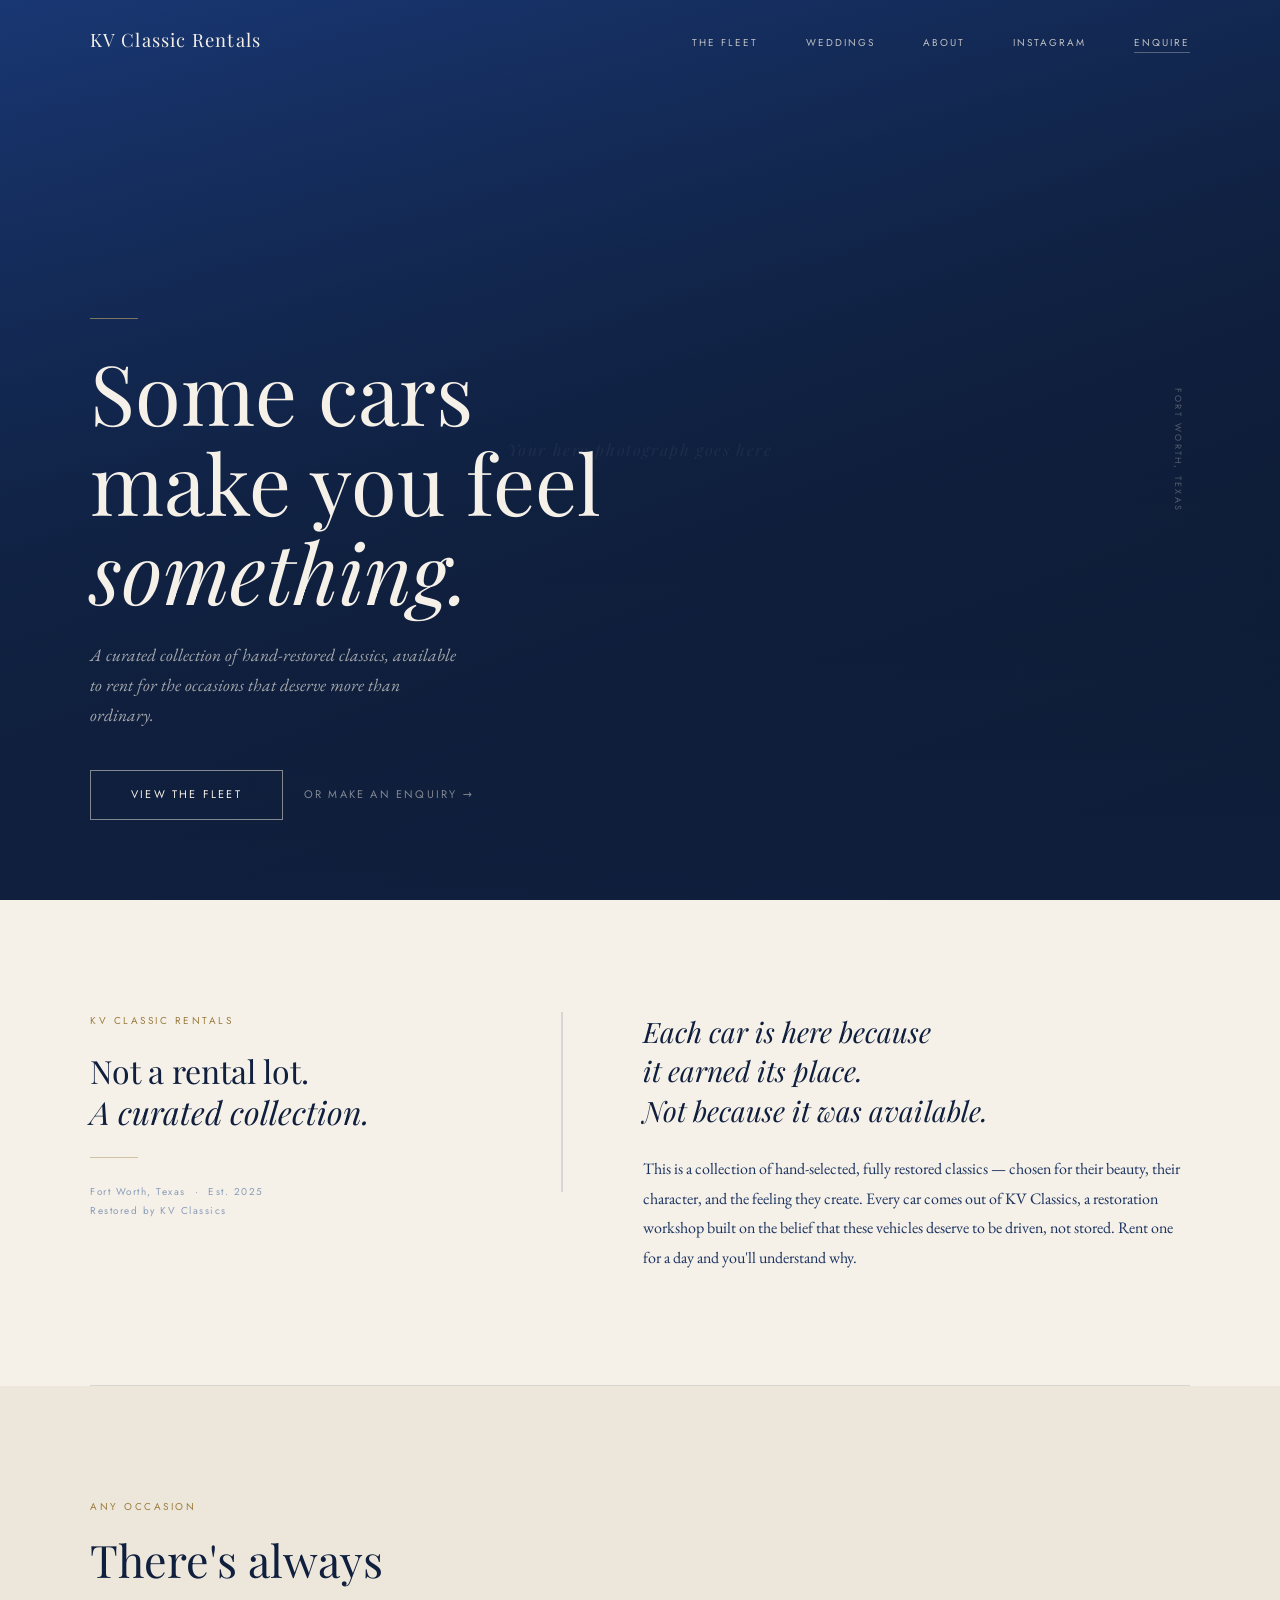
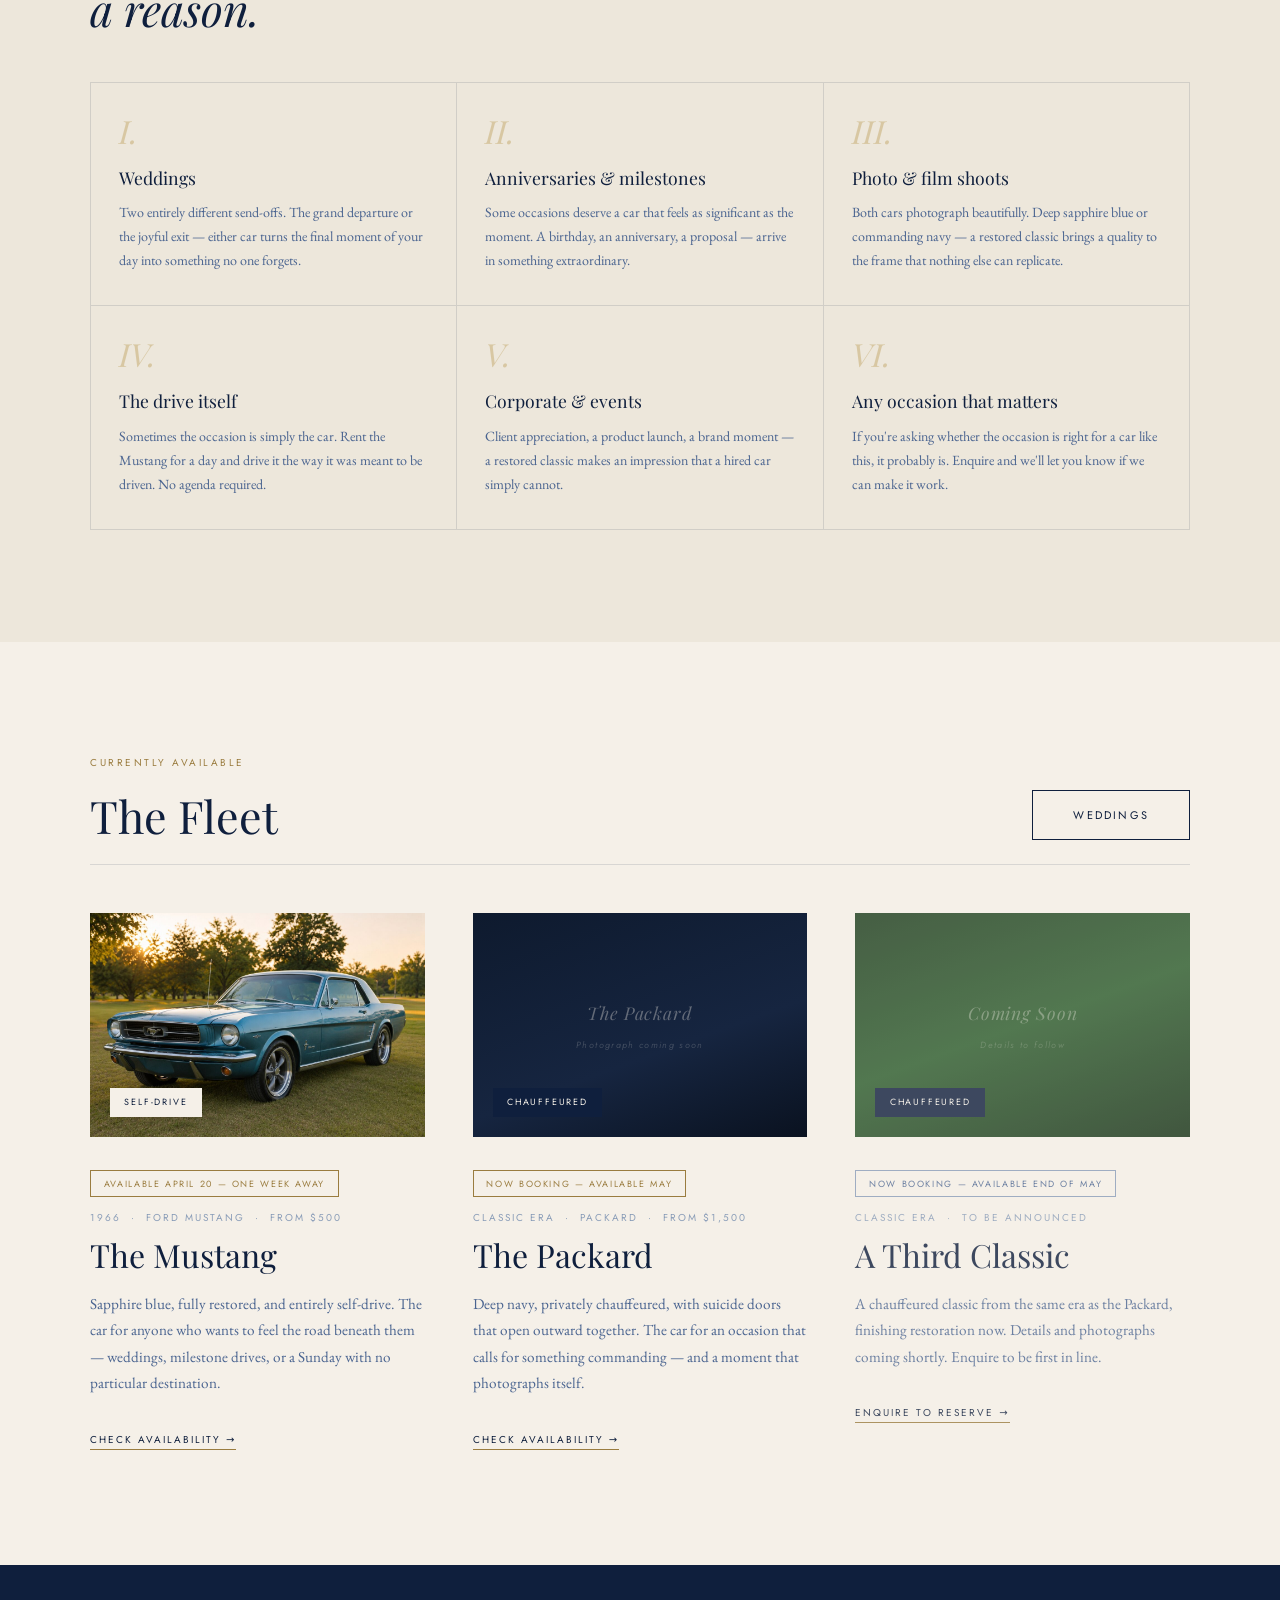
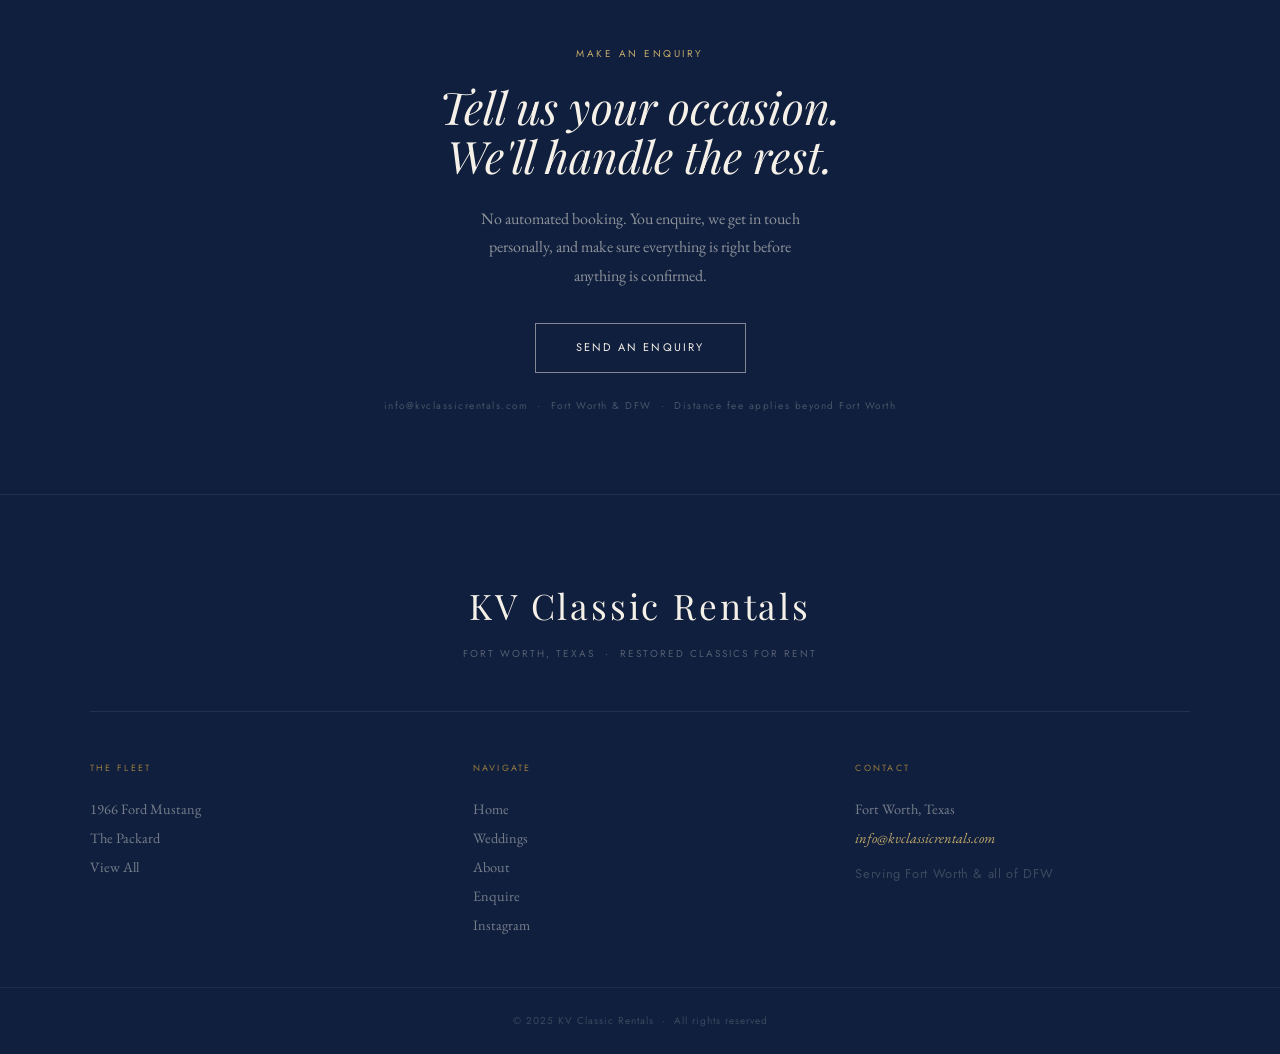
<file: index.html>
<!DOCTYPE html>
<html lang="en">
<head>
  <meta charset="UTF-8" />
  <meta name="viewport" content="width=device-width, initial-scale=1.0" />
  <title>KV Classic Rentals — Restored Classics for Rent, Fort Worth TX</title>
  <meta name="description" content="KV Classic Rentals offers hand-restored classic cars for rent in Fort Worth and DFW. Available for weddings, special occasions, and unforgettable drives." />
  <link rel="preconnect" href="https://fonts.googleapis.com" />
  <link rel="preconnect" href="https://fonts.gstatic.com" crossorigin />
  <link href="https://fonts.googleapis.com/css2?family=Playfair+Display:ital,wght@0,400;0,500;0,700;1,400;1,500&family=EB+Garamond:ital,wght@0,400;0,500;1,400;1,500&family=Jost:wght@300;400&display=swap" rel="stylesheet" />
  <link rel="stylesheet" href="style.css" />
</head>
<body>

  <nav class="nav" id="main-nav">
    <div class="nav-inner">
      <a href="index.html" class="nav-logo">KV Classic Rentals</a>
      <ul class="nav-links" id="nav-links">
        <li><a href="fleet.html">The Fleet</a></li>
        <li><a href="weddings.html">Weddings</a></li>
        <li><a href="about.html">About</a></li>
        <li><a href="https://instagram.com/kvclassicrentals" target="_blank">Instagram</a></li>
        <li><a href="contact.html" class="nav-enquire">Enquire</a></li>
      </ul>
      <button class="nav-toggle" id="nav-toggle">&#9776;</button>
    </div>
  </nav>

  <!-- Hero -->
  <section class="hero">
    <div class="hero-bg">
      <div class="hero-vignette"></div>
      <!-- Replace div below with: <img class="hero-img" src="images/hero-home.jpg" alt="KV Classic Rentals" /> -->
      <div class="hero-placeholder hero-placeholder--home">Your hero photograph goes here</div>
    </div>
    <div class="hero-location">Fort Worth, Texas</div>
    <div class="hero-content">
      <div class="hero-rule"></div>
      <h1 class="hero-headline">Some cars<br/>make you feel<br/><em>something.</em></h1>
      <p class="hero-sub">A curated collection of hand-restored classics, available to rent for the occasions that deserve more than ordinary.</p>
      <div class="hero-actions">
        <a href="fleet.html" class="btn btn--cream">View the Fleet</a>
        <a href="contact.html" class="btn btn--outline-cream" style="border-color:transparent;padding-left:0;color:rgba(245,240,232,0.5);font-size:11px;">or make an enquiry →</a>
      </div>
    </div>
  </section>

  <!-- Intro -->
  <section class="section">
    <div class="container">
      <div class="intro-inner">
        <div>
          <span class="kicker">KV Classic Rentals</span>
          <p class="display display--sm" style="line-height:1.3;margin-bottom:1.5rem;">Not a rental lot.<br/><em>A curated collection.</em></p>
          <div class="rule--short rule--gold" style="margin-bottom:1.5rem;"></div>
          <p style="font-family:var(--font-sans);font-size:10px;letter-spacing:0.15em;color:var(--ink-faint);line-height:1.9;">Fort Worth, Texas &nbsp;·&nbsp; Est. 2025<br/>Restored by KV Classics</p>
        </div>
        <div class="intro-divider"></div>
        <div>
          <p class="pull-quote">Each car is here because<br/>it earned its place.<br/><em>Not because it was available.</em></p>
          <p class="body-text">This is a collection of hand-selected, fully restored classics — chosen for their beauty, their character, and the feeling they create. Every car comes out of KV Classics, a restoration workshop built on the belief that these vehicles deserve to be driven, not stored. Rent one for a day and you'll understand why.</p>
        </div>
      </div>
    </div>
  </section>

  <div class="container"><div class="rule"></div></div>

  <!-- Occasions -->
  <section class="section section--tinted">
    <div class="container">
      <span class="kicker">Any Occasion</span>
      <h2 class="display display--md">There's always<br/><em>a reason.</em></h2>
      <div class="occasions-grid">
        <div class="occasion">
          <div class="occasion-mark">I.</div>
          <h3>Weddings</h3>
          <p>Two entirely different send-offs. The grand departure or the joyful exit — either car turns the final moment of your day into something no one forgets.</p>
        </div>
        <div class="occasion">
          <div class="occasion-mark">II.</div>
          <h3>Anniversaries &amp; milestones</h3>
          <p>Some occasions deserve a car that feels as significant as the moment. A birthday, an anniversary, a proposal — arrive in something extraordinary.</p>
        </div>
        <div class="occasion">
          <div class="occasion-mark">III.</div>
          <h3>Photo &amp; film shoots</h3>
          <p>Both cars photograph beautifully. Deep sapphire blue or commanding navy — a restored classic brings a quality to the frame that nothing else can replicate.</p>
        </div>
        <div class="occasion">
          <div class="occasion-mark">IV.</div>
          <h3>The drive itself</h3>
          <p>Sometimes the occasion is simply the car. Rent the Mustang for a day and drive it the way it was meant to be driven. No agenda required.</p>
        </div>
        <div class="occasion">
          <div class="occasion-mark">V.</div>
          <h3>Corporate &amp; events</h3>
          <p>Client appreciation, a product launch, a brand moment — a restored classic makes an impression that a hired car simply cannot.</p>
        </div>
        <div class="occasion">
          <div class="occasion-mark">VI.</div>
          <h3>Any occasion that matters</h3>
          <p>If you're asking whether the occasion is right for a car like this, it probably is. Enquire and we'll let you know if we can make it work.</p>
        </div>
      </div>
    </div>
  </section>

  <!-- Fleet -->
  <section class="section">
    <div class="container">
      <div class="cars-header">
        <div>
          <span class="kicker">Currently Available</span>
          <h2 class="display display--md">The Fleet</h2>
        </div>
        <a href="weddings.html" class="btn btn--dark">Weddings</a>
      </div>
      <div class="cars-grid">

        <a href="mustang.html" class="car-card">
          <div class="car-card__image">
            <img src="images/mustang-card.jpg" alt="1966 Ford Mustang" style="width:100%;height:100%;object-fit:cover;" />
            <div class="car-card__tag">Self-Drive</div>
          </div>
          <span class="car-card__avail">Available April 20 &mdash; one week away</span>
          <p class="car-card__meta">1966 &nbsp;·&nbsp; Ford Mustang &nbsp;·&nbsp; From $500</p>
          <h3 class="car-card__name">The Mustang</h3>
          <p class="car-card__desc">Sapphire blue, fully restored, and entirely self-drive. The car for anyone who wants to feel the road beneath them — weddings, milestone drives, or a Sunday with no particular destination.</p>
          <span class="car-card__link">Check Availability →</span>
        </a>

        <a href="packard.html" class="car-card">
          <div class="car-card__image">
            <!-- Replace with: <img src="images/packard-card.jpg" alt="The Packard" /> -->
            <div class="car-card__photo car-card__photo--navy">
              <span>The Packard</span>
              <span class="sub">Photograph coming soon</span>
            </div>
            <div class="car-card__tag car-card__tag--chauffeur">Chauffeured</div>
          </div>
          <span class="car-card__avail">Now booking &mdash; available May</span>
          <p class="car-card__meta">Classic Era &nbsp;·&nbsp; Packard &nbsp;·&nbsp; From $1,500</p>
          <h3 class="car-card__name">The Packard</h3>
          <p class="car-card__desc">Deep navy, privately chauffeured, with suicide doors that open outward together. The car for an occasion that calls for something commanding — and a moment that photographs itself.</p>
          <span class="car-card__link">Check Availability →</span>
        </a>

        <a href="contact.html" class="car-card car-card--teaser">
          <div class="car-card__image">
            <div class="car-card__photo car-card__photo--green">
              <span>Coming Soon</span>
              <span class="sub">Details to follow</span>
            </div>
            <div class="car-card__tag car-card__tag--chauffeur">Chauffeured</div>
          </div>
          <span class="car-card__avail car-card__avail--soon">Now booking &mdash; available end of May</span>
          <p class="car-card__meta">Classic Era &nbsp;·&nbsp; To be announced</p>
          <h3 class="car-card__name">A Third Classic</h3>
          <p class="car-card__desc">A chauffeured classic from the same era as the Packard, finishing restoration now. Details and photographs coming shortly. Enquire to be first in line.</p>
          <span class="car-card__link">Enquire to Reserve →</span>
        </a>

      </div>
    </div>
  </section>

  <!-- CTA -->
  <div class="cta-band">
    <div class="container container--narrow">
      <span class="kicker kicker--light">Make an Enquiry</span>
      <h2 class="display display--md" style="color:var(--cream);margin:1rem 0 1.5rem;font-style:italic;">Tell us your occasion.<br/>We'll handle the rest.</h2>
      <p style="font-family:var(--font-body);font-size:1rem;color:rgba(245,240,232,0.55);max-width:44ch;margin:0 auto 2rem;line-height:1.8;">No automated booking. You enquire, we get in touch personally, and make sure everything is right before anything is confirmed.</p>
      <div style="display:flex;gap:1rem;justify-content:center;flex-wrap:wrap;">
        <a href="contact.html" class="btn btn--cream">Send an Enquiry</a>
      </div>
      <p class="cta-meta">info@kvclassicrentals.com &nbsp;·&nbsp; Fort Worth &amp; DFW &nbsp;·&nbsp; Distance fee applies beyond Fort Worth</p>
    </div>
  </div>

  <!-- Footer -->
  <footer class="footer">
    <div class="container">
      <div class="footer-masthead">
        <p class="footer-name">KV Classic Rentals</p>
        <p class="footer-place">Fort Worth, Texas &nbsp;·&nbsp; Restored Classics for Rent</p>
      </div>
      <div class="footer-cols">
        <div class="footer-col">
          <span class="footer-col-label">The Fleet</span>
          <a href="mustang.html">1966 Ford Mustang</a>
          <a href="packard.html">The Packard</a>
          <a href="fleet.html">View All</a>
        </div>
        <div class="footer-col">
          <span class="footer-col-label">Navigate</span>
          <a href="index.html">Home</a>
          <a href="weddings.html">Weddings</a>
          <a href="about.html">About</a>
          <a href="contact.html">Enquire</a>
          <a href="https://instagram.com/kvclassicrentals" target="_blank">Instagram</a>
        </div>
        <div class="footer-col">
          <span class="footer-col-label">Contact</span>
          <p>Fort Worth, Texas</p>
          <a href="mailto:info@kvclassicrentals.com" class="footer-email">info@kvclassicrentals.com</a>
          <p style="margin-top:0.5rem;font-size:0.8rem;font-family:var(--font-sans);letter-spacing:0.05em;color:rgba(245,240,232,0.2);">Serving Fort Worth &amp; all of DFW</p>
        </div>
      </div>
    </div>
    <div class="footer-bottom">
      <p>&copy; 2025 KV Classic Rentals &nbsp;·&nbsp; All rights reserved</p>
    </div>
  </footer>

  <script src="nav.js"></script>
</body>
</html>
</file>
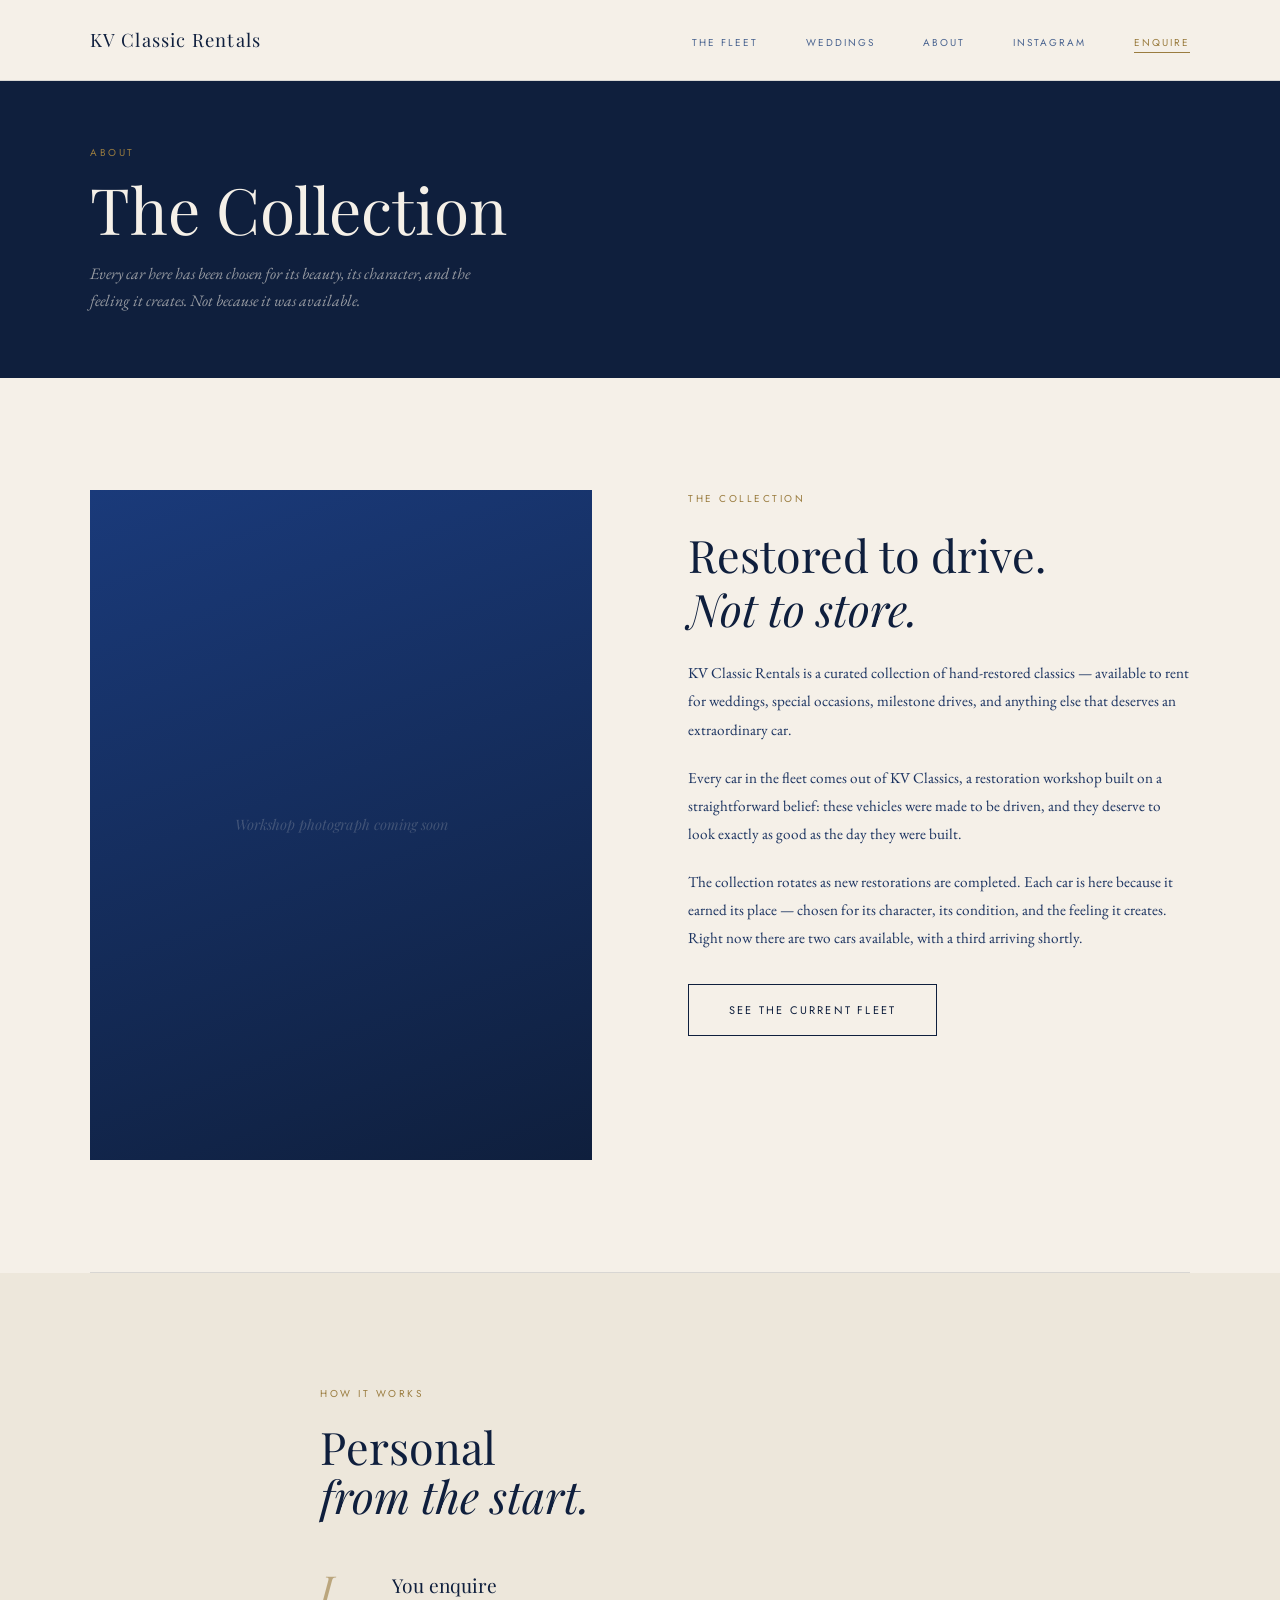
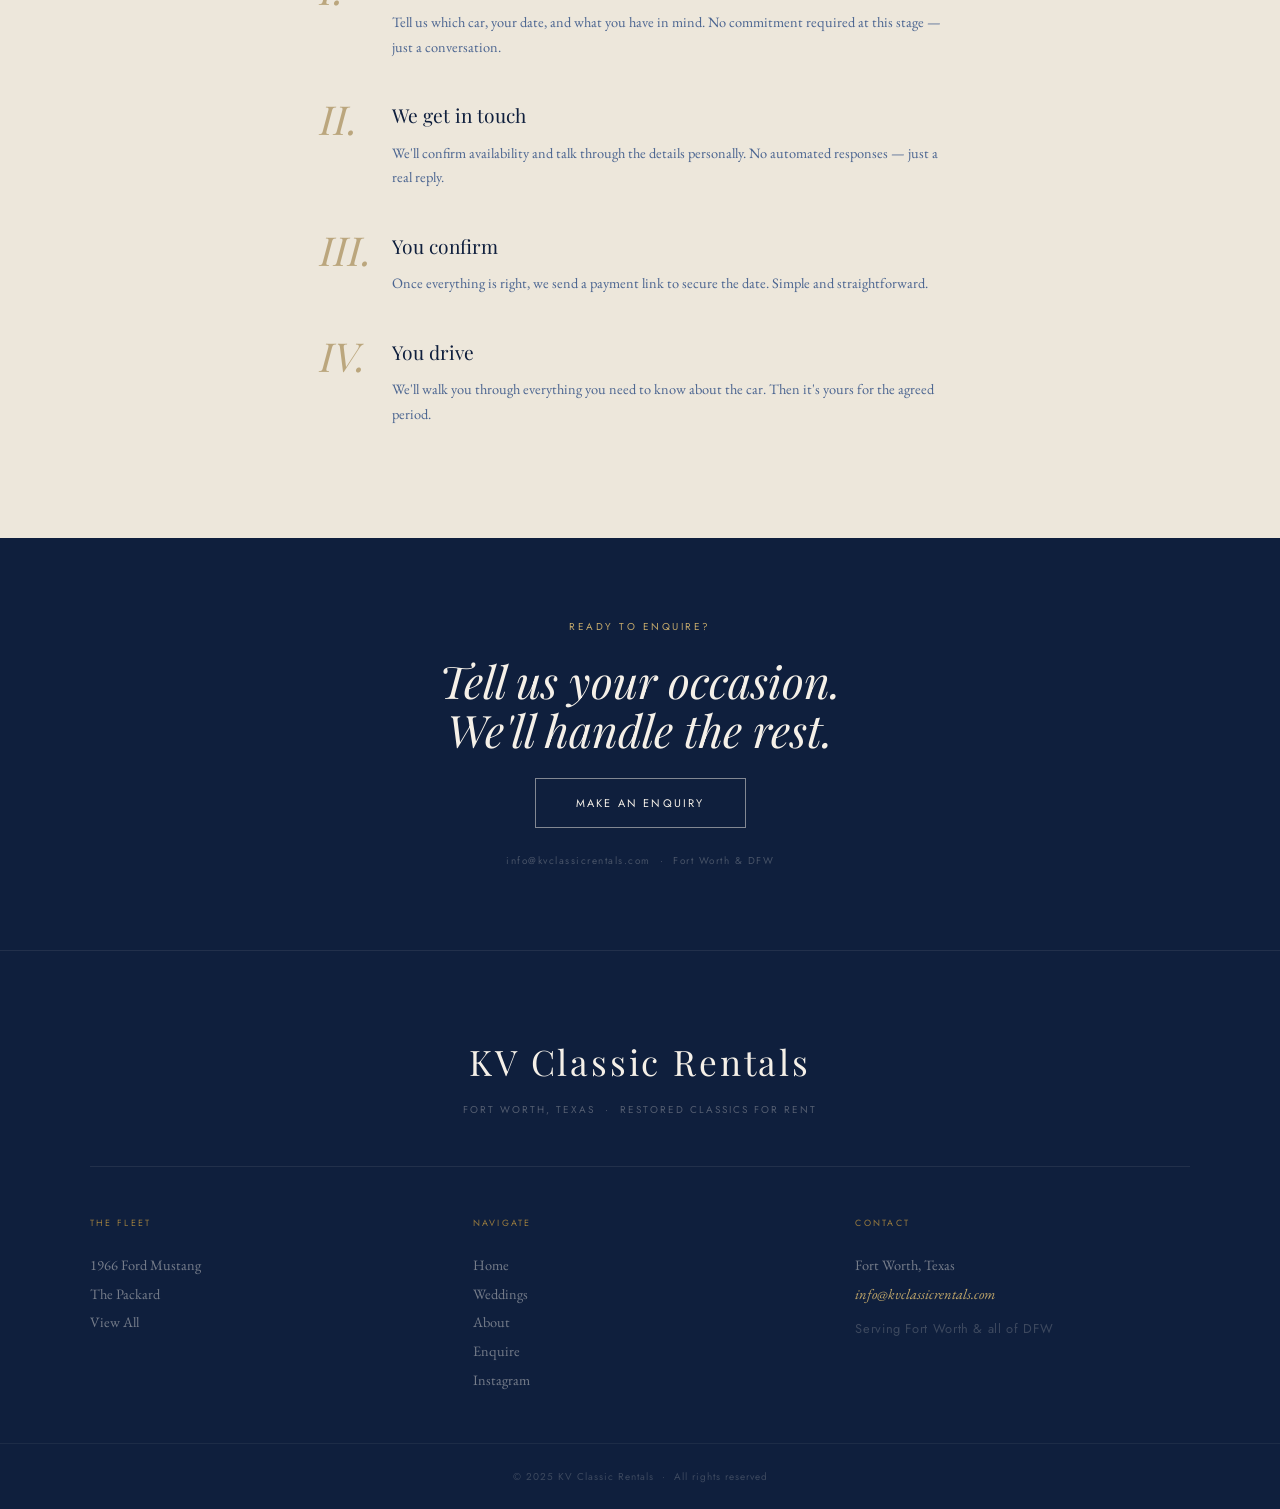
<file: about.html>
<!DOCTYPE html>
<html lang="en">
<head>
  <meta charset="UTF-8" />
  <meta name="viewport" content="width=device-width, initial-scale=1.0" />
  <title>About — KV Classic Rentals Fort Worth</title>
  <meta name="description" content="KV Classic Rentals is a curated collection of hand-restored classics available to rent in Fort Worth TX. Every car comes out of KV Classics restoration workshop." />
  <link rel="preconnect" href="https://fonts.googleapis.com" />
  <link rel="preconnect" href="https://fonts.gstatic.com" crossorigin />
  <link href="https://fonts.googleapis.com/css2?family=Playfair+Display:ital,wght@0,400;0,500;0,700;1,400;1,500&family=EB+Garamond:ital,wght@0,400;0,500;1,400;1,500&family=Jost:wght@300;400&display=swap" rel="stylesheet" />
  <link rel="stylesheet" href="style.css" />
</head>
<body>

  <nav class="nav solid" id="main-nav">
    <div class="nav-inner">
      <a href="index.html" class="nav-logo">KV Classic Rentals</a>
      <ul class="nav-links" id="nav-links">
        <li><a href="fleet.html">The Fleet</a></li>
        <li><a href="weddings.html">Weddings</a></li>
        <li><a href="about.html">About</a></li>
        <li><a href="https://instagram.com/kvclassicrentals" target="_blank">Instagram</a></li>
        <li><a href="contact.html" class="nav-enquire">Enquire</a></li>
      </ul>
      <button class="nav-toggle" id="nav-toggle">&#9776;</button>
    </div>
  </nav>

  <div class="page-hero">
    <div class="container">
      <span class="kicker">About</span>
      <h1>The Collection</h1>
      <p>Every car here has been chosen for its beauty, its character, and the feeling it creates. Not because it was available.</p>
    </div>
  </div>

  <section class="section">
    <div class="container">
      <div class="about-grid">

        <div class="about-img">
          <!-- Replace with: <img src="images/workshop.jpg" alt="KV Classics restoration workshop" /> -->
          <div class="about-placeholder">Workshop photograph coming soon</div>
        </div>

        <div class="about-text">
          <span class="kicker">The Collection</span>
          <h2>Restored to drive.<br/><em>Not to store.</em></h2>
          <p>KV Classic Rentals is a curated collection of hand-restored classics — available to rent for weddings, special occasions, milestone drives, and anything else that deserves an extraordinary car.</p>
          <p>Every car in the fleet comes out of KV Classics, a restoration workshop built on a straightforward belief: these vehicles were made to be driven, and they deserve to look exactly as good as the day they were built.</p>
          <p>The collection rotates as new restorations are completed. Each car is here because it earned its place — chosen for its character, its condition, and the feeling it creates. Right now there are two cars available, with a third arriving shortly.</p>
          <p style="margin-top:2rem;">
            <a href="fleet.html" class="btn btn--dark">See the Current Fleet</a>
          </p>
        </div>

      </div>
    </div>
  </section>

  <div class="container"><div class="rule"></div></div>

  <!-- Process -->
  <section class="section section--tinted">
    <div class="container container--narrow">
      <span class="kicker">How It Works</span>
      <h2 class="display display--md" style="margin-bottom:0;">Personal<br/><em>from the start.</em></h2>
      <div class="process-light">
        <div class="process-light-step">
          <div class="process-light-num">I.</div>
          <div>
            <h3>You enquire</h3>
            <p>Tell us which car, your date, and what you have in mind. No commitment required at this stage — just a conversation.</p>
          </div>
        </div>
        <div class="process-light-step">
          <div class="process-light-num">II.</div>
          <div>
            <h3>We get in touch</h3>
            <p>We'll confirm availability and talk through the details personally. No automated responses — just a real reply.</p>
          </div>
        </div>
        <div class="process-light-step">
          <div class="process-light-num">III.</div>
          <div>
            <h3>You confirm</h3>
            <p>Once everything is right, we send a payment link to secure the date. Simple and straightforward.</p>
          </div>
        </div>
        <div class="process-light-step">
          <div class="process-light-num">IV.</div>
          <div>
            <h3>You drive</h3>
            <p>We'll walk you through everything you need to know about the car. Then it's yours for the agreed period.</p>
          </div>
        </div>
      </div>
    </div>
  </section>

  <!-- CTA -->
  <div class="cta-band">
    <div class="container container--narrow" style="text-align:center;">
      <span class="kicker kicker--light">Ready to Enquire?</span>
      <h2 class="display display--md" style="color:var(--cream);margin:1rem 0 1.5rem;font-style:italic;">Tell us your occasion.<br/>We'll handle the rest.</h2>
      <a href="contact.html" class="btn btn--cream">Make an Enquiry</a>
      <p class="cta-meta">info@kvclassicrentals.com &nbsp;·&nbsp; Fort Worth &amp; DFW</p>
    </div>
  </div>

  <footer class="footer">
    <div class="container">
      <div class="footer-masthead">
        <p class="footer-name">KV Classic Rentals</p>
        <p class="footer-place">Fort Worth, Texas &nbsp;·&nbsp; Restored Classics for Rent</p>
      </div>
      <div class="footer-cols">
        <div class="footer-col">
          <span class="footer-col-label">The Fleet</span>
          <a href="mustang.html">1966 Ford Mustang</a>
          <a href="packard.html">The Packard</a>
          <a href="fleet.html">View All</a>
        </div>
        <div class="footer-col">
          <span class="footer-col-label">Navigate</span>
          <a href="index.html">Home</a>
          <a href="weddings.html">Weddings</a>
          <a href="about.html">About</a>
          <a href="contact.html">Enquire</a>
          <a href="https://instagram.com/kvclassicrentals" target="_blank">Instagram</a>
        </div>
        <div class="footer-col">
          <span class="footer-col-label">Contact</span>
          <p>Fort Worth, Texas</p>
          <a href="mailto:info@kvclassicrentals.com" class="footer-email">info@kvclassicrentals.com</a>
          <p style="margin-top:0.5rem;font-size:0.8rem;font-family:var(--font-sans);letter-spacing:0.05em;color:rgba(245,240,232,0.2);">Serving Fort Worth &amp; all of DFW</p>
        </div>
      </div>
    </div>
    <div class="footer-bottom">
      <p>&copy; 2025 KV Classic Rentals &nbsp;·&nbsp; All rights reserved</p>
    </div>
  </footer>

  <script src="nav.js"></script>
</body>
</html>
</file>
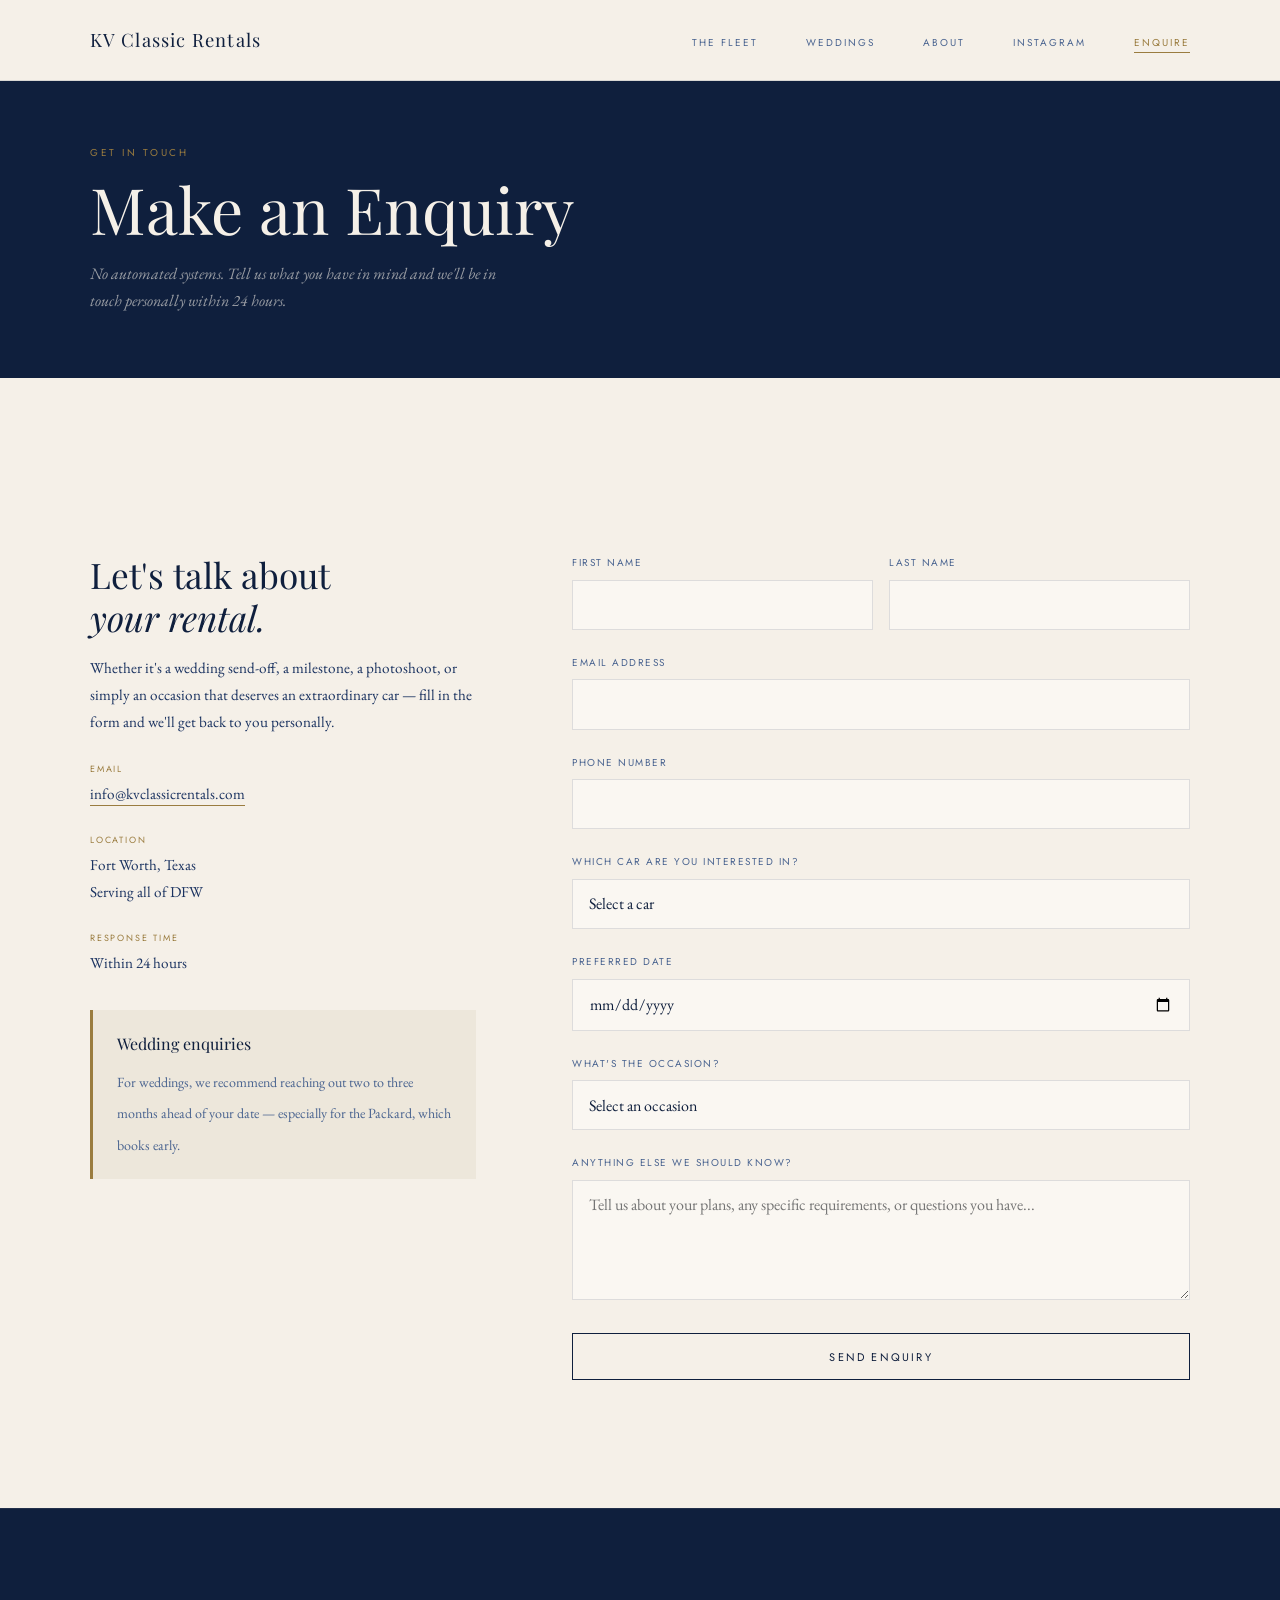
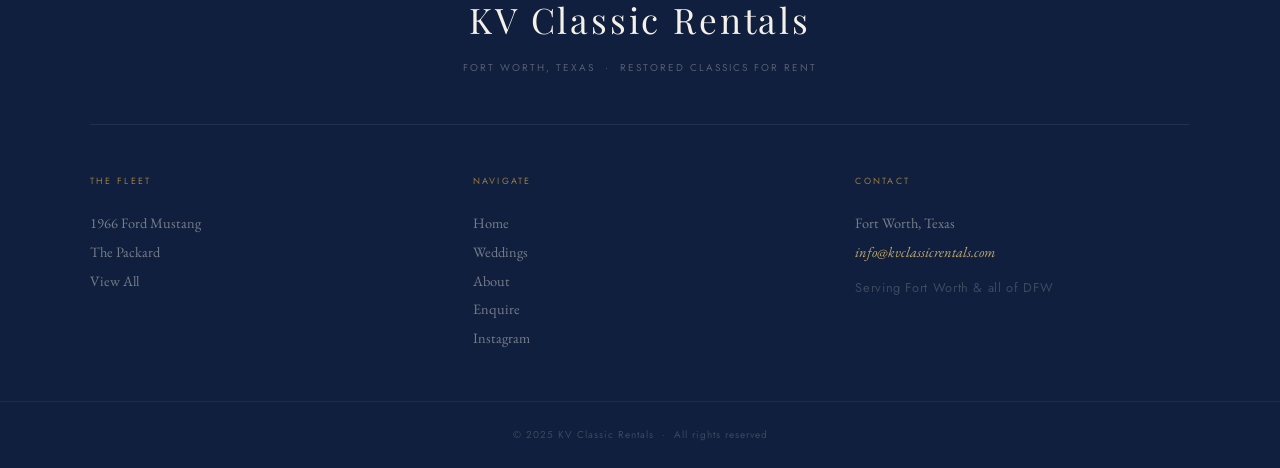
<file: contact.html>
<!DOCTYPE html>
<html lang="en">
<head>
  <meta charset="UTF-8" />
  <meta name="viewport" content="width=device-width, initial-scale=1.0" />
  <title>Enquire — KV Classic Rentals Fort Worth</title>
  <meta name="description" content="Enquire about renting a classic car from KV Classic Rentals in Fort Worth TX. Tell us your date and occasion — we'll be in touch personally." />
  <link rel="preconnect" href="https://fonts.googleapis.com" />
  <link rel="preconnect" href="https://fonts.gstatic.com" crossorigin />
  <link href="https://fonts.googleapis.com/css2?family=Playfair+Display:ital,wght@0,400;0,500;0,700;1,400;1,500&family=EB+Garamond:ital,wght@0,400;0,500;1,400;1,500&family=Jost:wght@300;400&display=swap" rel="stylesheet" />
  <link rel="stylesheet" href="style.css" />
</head>
<body>

  <nav class="nav solid" id="main-nav">
    <div class="nav-inner">
      <a href="index.html" class="nav-logo">KV Classic Rentals</a>
      <ul class="nav-links" id="nav-links">
        <li><a href="fleet.html">The Fleet</a></li>
        <li><a href="weddings.html">Weddings</a></li>
        <li><a href="about.html">About</a></li>
        <li><a href="https://instagram.com/kvclassicrentals" target="_blank">Instagram</a></li>
        <li><a href="contact.html" class="nav-enquire">Enquire</a></li>
      </ul>
      <button class="nav-toggle" id="nav-toggle">&#9776;</button>
    </div>
  </nav>

  <div class="page-hero">
    <div class="container">
      <span class="kicker">Get in Touch</span>
      <h1>Make an Enquiry</h1>
      <p>No automated systems. Tell us what you have in mind and we'll be in touch personally within 24 hours.</p>
    </div>
  </div>

  <section class="section">
    <div class="container">
      <div class="contact-grid">

        <div class="contact-info">
          <h2>Let's talk about<br/><em>your rental.</em></h2>
          <p>Whether it's a wedding send-off, a milestone, a photoshoot, or simply an occasion that deserves an extraordinary car — fill in the form and we'll get back to you personally.</p>

          <div class="contact-detail">
            <span class="contact-detail-label">Email</span>
            <p class="contact-detail-value"><a href="mailto:info@kvclassicrentals.com">info@kvclassicrentals.com</a></p>
          </div>

          <div class="contact-detail">
            <span class="contact-detail-label">Location</span>
            <p class="contact-detail-value">Fort Worth, Texas<br/>Serving all of DFW</p>
          </div>

          <div class="contact-detail">
            <span class="contact-detail-label">Response time</span>
            <p class="contact-detail-value">Within 24 hours</p>
          </div>

          <div class="contact-note">
            <p>Wedding enquiries</p>
            <span>For weddings, we recommend reaching out two to three months ahead of your date — especially for the Packard, which books early.</span>
          </div>
        </div>

        <div>
          <form id="enquiry-form">

            <div class="form-row">
              <div class="form-group">
                <label for="first-name">First Name</label>
                <input type="text" id="first-name" name="first_name" required />
              </div>
              <div class="form-group">
                <label for="last-name">Last Name</label>
                <input type="text" id="last-name" name="last_name" required />
              </div>
            </div>

            <div class="form-group">
              <label for="email">Email Address</label>
              <input type="email" id="email" name="email" required />
            </div>

            <div class="form-group">
              <label for="phone">Phone Number</label>
              <input type="tel" id="phone" name="phone" />
            </div>

            <div class="form-group">
              <label for="car">Which car are you interested in?</label>
              <select id="car" name="car" required>
                <option value="" disabled selected>Select a car</option>
                <option value="mustang">1966 Ford Mustang — Self-Drive, from $500</option>
                <option value="packard">The Packard — Chauffeured, from $1,500</option>
                <option value="third">The Third Classic — Chauffeured, available end of May</option>
                <option value="unsure">Not sure yet — tell me more</option>
              </select>
            </div>

            <div class="form-group">
              <label for="date">Preferred Date</label>
              <input type="date" id="date" name="preferred_date" />
            </div>

            <div class="form-group">
              <label for="occasion">What's the occasion?</label>
              <select id="occasion" name="occasion">
                <option value="" disabled selected>Select an occasion</option>
                <option value="wedding">Wedding</option>
                <option value="anniversary">Anniversary</option>
                <option value="birthday">Birthday or milestone</option>
                <option value="photoshoot">Photo or film shoot</option>
                <option value="drive">I just want to drive it</option>
                <option value="corporate">Corporate or event</option>
                <option value="other">Other</option>
              </select>
            </div>

            <div class="form-group">
              <label for="message">Anything else we should know?</label>
              <textarea id="message" name="message" placeholder="Tell us about your plans, any specific requirements, or questions you have..."></textarea>
            </div>

            <!-- Hidden field to catch spam -->
            <input type="text" name="_gotcha" style="display:none;" />

            <div style="margin-top:0.5rem;">
              <button type="submit" id="form-submit" class="btn btn--dark" style="width:100%;text-align:center;font-family:var(--font-sans);">Send Enquiry</button>
            </div>

          </form>
          <p id="form-status" class="form-status" role="status" aria-live="polite"></p>
        </div>

      </div>
    </div>
  </section>

  <footer class="footer">
    <div class="container">
      <div class="footer-masthead">
        <p class="footer-name">KV Classic Rentals</p>
        <p class="footer-place">Fort Worth, Texas &nbsp;·&nbsp; Restored Classics for Rent</p>
      </div>
      <div class="footer-cols">
        <div class="footer-col">
          <span class="footer-col-label">The Fleet</span>
          <a href="mustang.html">1966 Ford Mustang</a>
          <a href="packard.html">The Packard</a>
          <a href="fleet.html">View All</a>
        </div>
        <div class="footer-col">
          <span class="footer-col-label">Navigate</span>
          <a href="index.html">Home</a>
          <a href="weddings.html">Weddings</a>
          <a href="about.html">About</a>
          <a href="contact.html">Enquire</a>
          <a href="https://instagram.com/kvclassicrentals" target="_blank">Instagram</a>
        </div>
        <div class="footer-col">
          <span class="footer-col-label">Contact</span>
          <p>Fort Worth, Texas</p>
          <a href="mailto:info@kvclassicrentals.com" class="footer-email">info@kvclassicrentals.com</a>
          <p style="margin-top:0.5rem;font-size:0.8rem;font-family:var(--font-sans);letter-spacing:0.05em;color:rgba(245,240,232,0.2);">Serving Fort Worth &amp; all of DFW</p>
        </div>
      </div>
    </div>
    <div class="footer-bottom">
      <p>&copy; 2025 KV Classic Rentals &nbsp;·&nbsp; All rights reserved</p>
    </div>
  </footer>

  <script src="nav.js"></script>
  <script>
    // Pre-select car from URL param e.g. contact.html?car=mustang
    const params = new URLSearchParams(window.location.search);
    const carParam = params.get('car');
    if (carParam) {
      const select = document.getElementById('car');
      if (select) {
        const option = Array.from(select.options).find(o => o.value === carParam);
        if (option) select.value = carParam;
      }
    }
  </script>
  <script>
    // Enquiry form -> Supabase Edge Function (handles DB insert, auto-reply,
    // internal notification, and ClickUp task creation server-side).
    const ENQUIRY_ENDPOINT = "https://uiychghrbykixfxtjyjz.supabase.co/functions/v1/handle-enquiry";
    const SUPABASE_ANON_KEY = "eyJhbGciOiJIUzI1NiIsInR5cCI6IkpXVCJ9.eyJpc3MiOiJzdXBhYmFzZSIsInJlZiI6InVpeWNoZ2hyYnlraXhmeHRqeWp6Iiwicm9sZSI6ImFub24iLCJpYXQiOjE3ODM5NjY2MjAsImV4cCI6MjA5OTU0MjYyMH0.0v5U07pMhjiVvjYgB4459Y__2A2aApnEr27cVdKFaZg";

    const form = document.getElementById("enquiry-form");
    const statusEl = document.getElementById("form-status");
    const submitBtn = document.getElementById("form-submit");

    if (form) {
      form.addEventListener("submit", async (e) => {
        e.preventDefault();
        submitBtn.disabled = true;
        submitBtn.textContent = "Sending…";
        statusEl.textContent = "";
        statusEl.className = "form-status";

        const data = Object.fromEntries(new FormData(form).entries());

        try {
          const res = await fetch(ENQUIRY_ENDPOINT, {
            method: "POST",
            headers: {
              "Content-Type": "application/json",
              "Authorization": `Bearer ${SUPABASE_ANON_KEY}`,
              "apikey": SUPABASE_ANON_KEY,
            },
            body: JSON.stringify(data),
          });

          if (!res.ok) throw new Error("Request failed with status " + res.status);

          form.reset();
          form.style.display = "none";
          statusEl.textContent = "Thank you — your enquiry has been received. We'll be in touch personally within 24 hours.";
          statusEl.className = "form-status form-status--success";
        } catch (err) {
          console.error(err);
          statusEl.textContent = "Something went wrong sending your enquiry. Please email us directly at info@kvclassicrentals.com.";
          statusEl.className = "form-status form-status--error";
          submitBtn.disabled = false;
          submitBtn.textContent = "Send Enquiry";
        }
      });
    }
  </script>
</body>
</html>
</file>
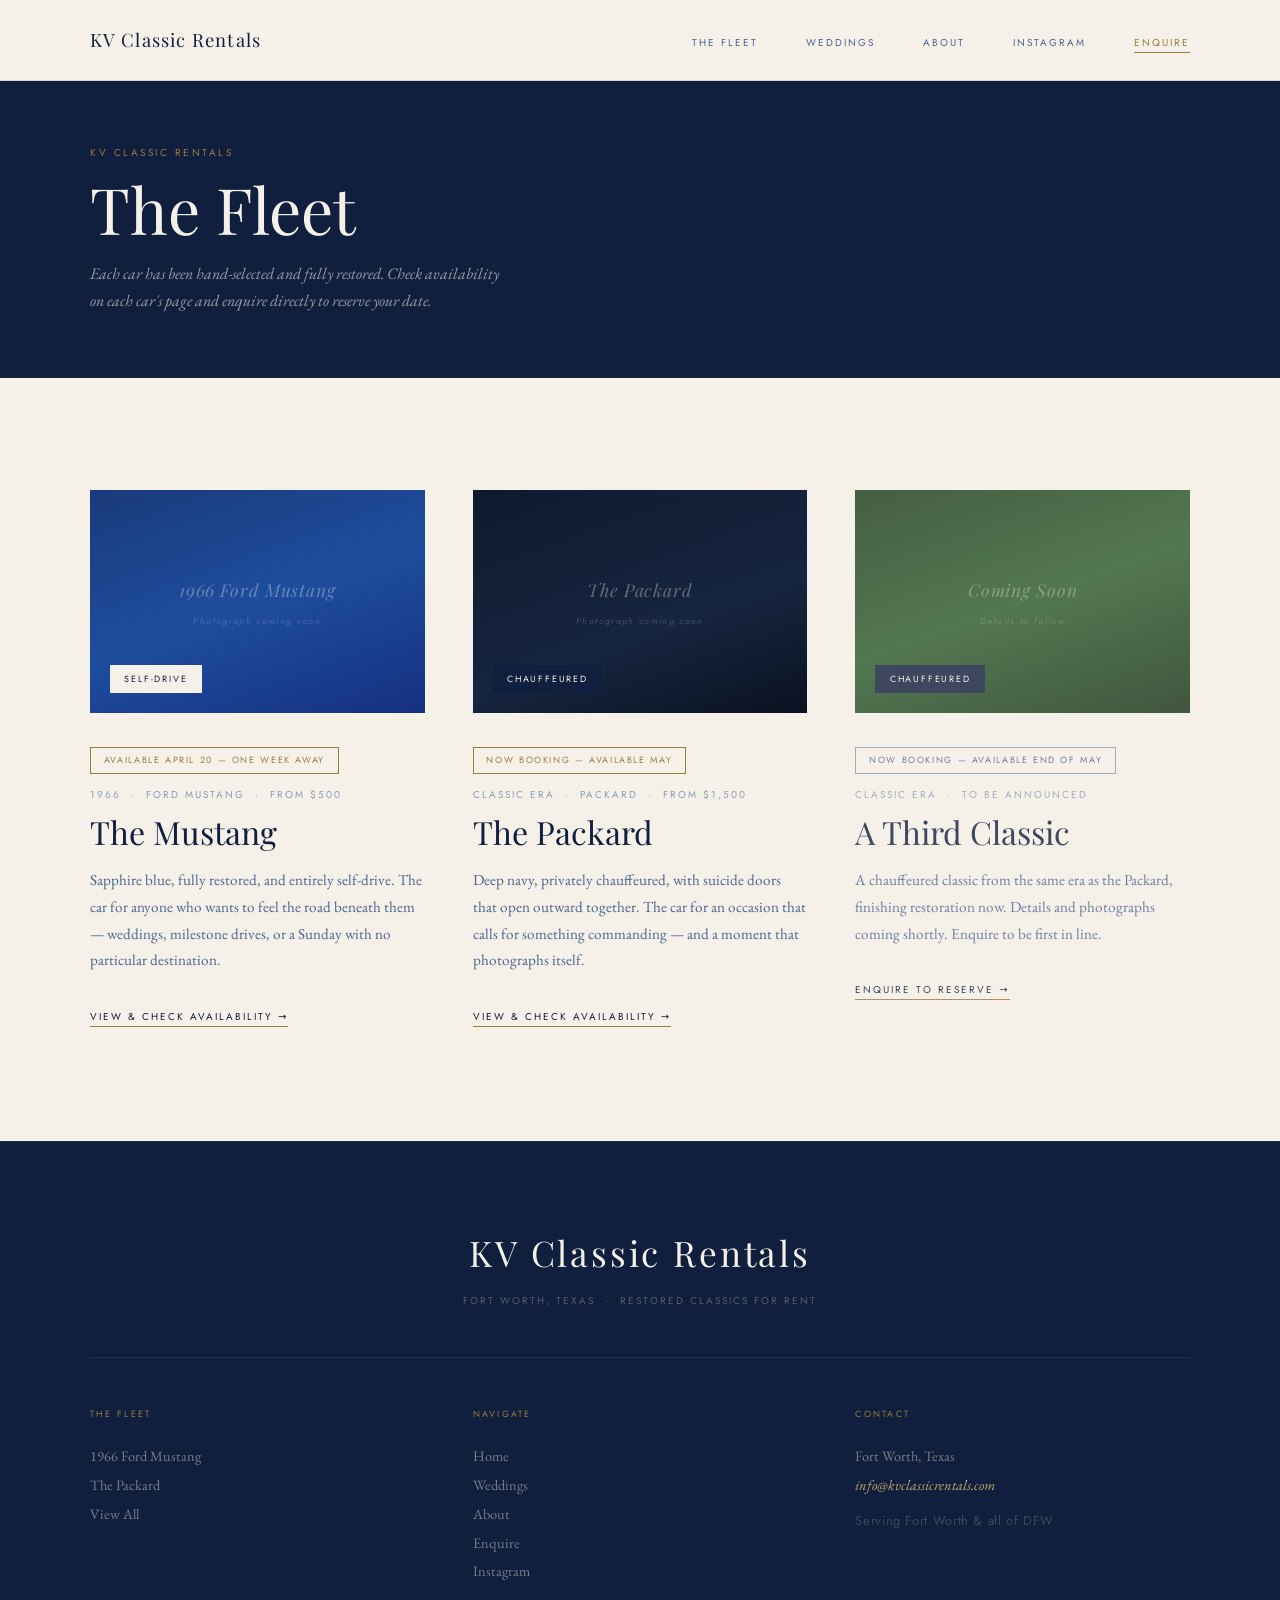
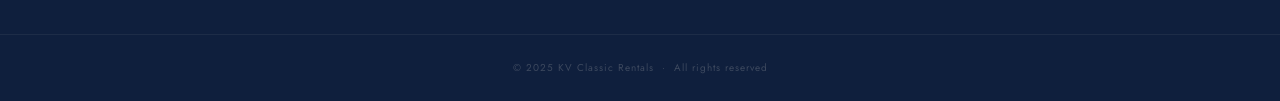
<file: fleet.html>
<!DOCTYPE html>
<html lang="en">
<head>
  <meta charset="UTF-8" />
  <meta name="viewport" content="width=device-width, initial-scale=1.0" />
  <title>The Fleet — KV Classic Rentals</title>
  <meta name="description" content="Browse the KV Classic Rentals fleet. Hand-restored classics available to rent in Fort Worth and DFW — weddings, events, and self-drive experiences." />
  <link rel="preconnect" href="https://fonts.googleapis.com" />
  <link rel="preconnect" href="https://fonts.gstatic.com" crossorigin />
  <link href="https://fonts.googleapis.com/css2?family=Playfair+Display:ital,wght@0,400;0,500;0,700;1,400;1,500&family=EB+Garamond:ital,wght@0,400;0,500;1,400;1,500&family=Jost:wght@300;400&display=swap" rel="stylesheet" />
  <link rel="stylesheet" href="style.css" />
</head>
<body>

  <nav class="nav solid" id="main-nav">
    <div class="nav-inner">
      <a href="index.html" class="nav-logo">KV Classic Rentals</a>
      <ul class="nav-links" id="nav-links">
        <li><a href="fleet.html">The Fleet</a></li>
        <li><a href="weddings.html">Weddings</a></li>
        <li><a href="about.html">About</a></li>
        <li><a href="https://instagram.com/kvclassicrentals" target="_blank">Instagram</a></li>
        <li><a href="contact.html" class="nav-enquire">Enquire</a></li>
      </ul>
      <button class="nav-toggle" id="nav-toggle">&#9776;</button>
    </div>
  </nav>

  <div class="page-hero">
    <div class="container">
      <span class="kicker">KV Classic Rentals</span>
      <h1>The Fleet</h1>
      <p>Each car has been hand-selected and fully restored. Check availability on each car's page and enquire directly to reserve your date.</p>
    </div>
  </div>

  <section class="section">
    <div class="container">
      <div class="cars-grid">

        <a href="mustang.html" class="car-card">
          <div class="car-card__image">
            <div class="car-card__photo car-card__photo--blue">
              <span>1966 Ford Mustang</span>
              <span class="sub">Photograph coming soon</span>
            </div>
            <div class="car-card__tag">Self-Drive</div>
          </div>
          <span class="car-card__avail">Available April 20 &mdash; one week away</span>
          <p class="car-card__meta">1966 &nbsp;·&nbsp; Ford Mustang &nbsp;·&nbsp; From $500</p>
          <h3 class="car-card__name">The Mustang</h3>
          <p class="car-card__desc">Sapphire blue, fully restored, and entirely self-drive. The car for anyone who wants to feel the road beneath them — weddings, milestone drives, or a Sunday with no particular destination.</p>
          <span class="car-card__link">View &amp; Check Availability →</span>
        </a>

        <a href="packard.html" class="car-card">
          <div class="car-card__image">
            <div class="car-card__photo car-card__photo--navy">
              <span>The Packard</span>
              <span class="sub">Photograph coming soon</span>
            </div>
            <div class="car-card__tag car-card__tag--chauffeur">Chauffeured</div>
          </div>
          <span class="car-card__avail">Now booking &mdash; available May</span>
          <p class="car-card__meta">Classic Era &nbsp;·&nbsp; Packard &nbsp;·&nbsp; From $1,500</p>
          <h3 class="car-card__name">The Packard</h3>
          <p class="car-card__desc">Deep navy, privately chauffeured, with suicide doors that open outward together. The car for an occasion that calls for something commanding — and a moment that photographs itself.</p>
          <span class="car-card__link">View &amp; Check Availability →</span>
        </a>

        <a href="contact.html" class="car-card car-card--teaser">
          <div class="car-card__image">
            <div class="car-card__photo car-card__photo--green">
              <span>Coming Soon</span>
              <span class="sub">Details to follow</span>
            </div>
            <div class="car-card__tag car-card__tag--chauffeur">Chauffeured</div>
          </div>
          <span class="car-card__avail car-card__avail--soon">Now booking &mdash; available end of May</span>
          <p class="car-card__meta">Classic Era &nbsp;·&nbsp; To be announced</p>
          <h3 class="car-card__name">A Third Classic</h3>
          <p class="car-card__desc">A chauffeured classic from the same era as the Packard, finishing restoration now. Details and photographs coming shortly. Enquire to be first in line.</p>
          <span class="car-card__link">Enquire to Reserve →</span>
        </a>

      </div>
    </div>
  </section>

  <footer class="footer">
    <div class="container">
      <div class="footer-masthead">
        <p class="footer-name">KV Classic Rentals</p>
        <p class="footer-place">Fort Worth, Texas &nbsp;·&nbsp; Restored Classics for Rent</p>
      </div>
      <div class="footer-cols">
        <div class="footer-col">
          <span class="footer-col-label">The Fleet</span>
          <a href="mustang.html">1966 Ford Mustang</a>
          <a href="packard.html">The Packard</a>
          <a href="fleet.html">View All</a>
        </div>
        <div class="footer-col">
          <span class="footer-col-label">Navigate</span>
          <a href="index.html">Home</a>
          <a href="weddings.html">Weddings</a>
          <a href="about.html">About</a>
          <a href="contact.html">Enquire</a>
          <a href="https://instagram.com/kvclassicrentals" target="_blank">Instagram</a>
        </div>
        <div class="footer-col">
          <span class="footer-col-label">Contact</span>
          <p>Fort Worth, Texas</p>
          <a href="mailto:info@kvclassicrentals.com" class="footer-email">info@kvclassicrentals.com</a>
          <p style="margin-top:0.5rem;font-size:0.8rem;font-family:var(--font-sans);letter-spacing:0.05em;color:rgba(245,240,232,0.2);">Serving Fort Worth &amp; all of DFW</p>
        </div>
      </div>
    </div>
    <div class="footer-bottom">
      <p>&copy; 2025 KV Classic Rentals &nbsp;·&nbsp; All rights reserved</p>
    </div>
  </footer>

  <script src="nav.js"></script>
</body>
</html>
</file>
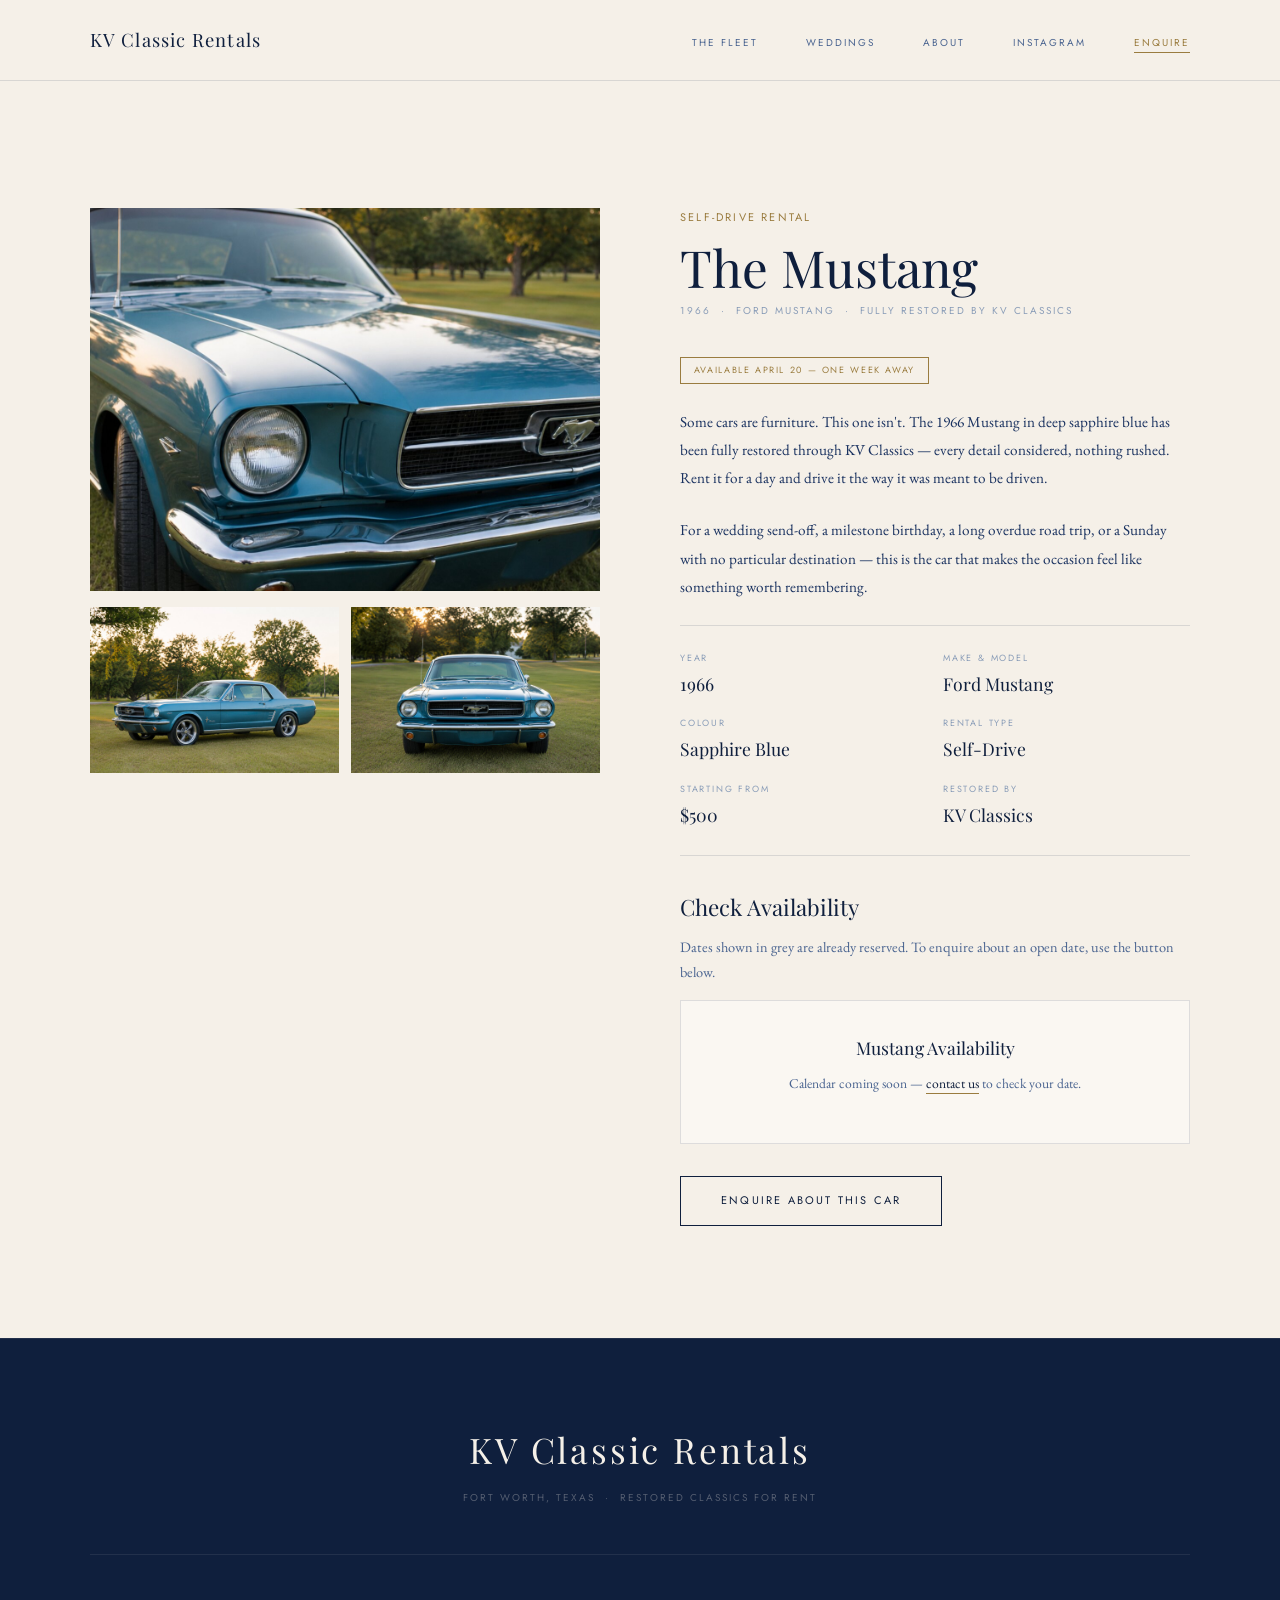
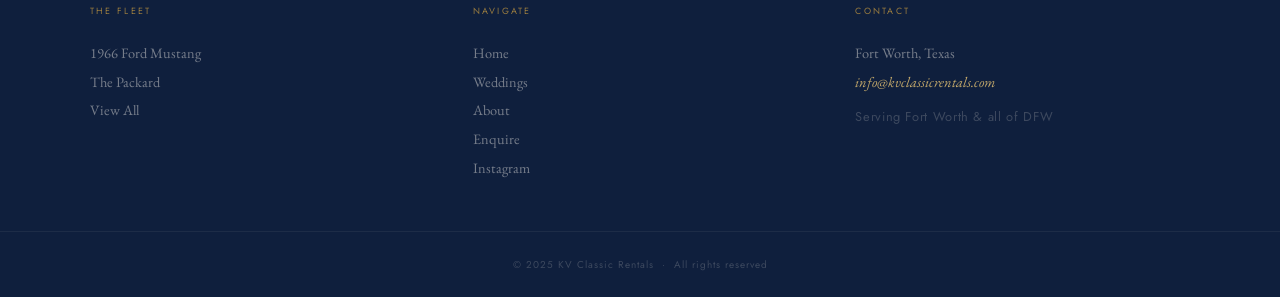
<file: mustang.html>
<!DOCTYPE html>
<html lang="en">
<head>
  <meta charset="UTF-8" />
  <meta name="viewport" content="width=device-width, initial-scale=1.0" />
  <title>1966 Ford Mustang Rental — KV Classic Rentals Fort Worth</title>
  <meta name="description" content="Rent a fully restored 1966 Ford Mustang in Fort Worth TX. Sapphire blue, self-drive, available for weddings, events and milestone drives across DFW." />
  <link rel="preconnect" href="https://fonts.googleapis.com" />
  <link rel="preconnect" href="https://fonts.gstatic.com" crossorigin />
  <link href="https://fonts.googleapis.com/css2?family=Playfair+Display:ital,wght@0,400;0,500;0,700;1,400;1,500&family=EB+Garamond:ital,wght@0,400;0,500;1,400;1,500&family=Jost:wght@300;400&display=swap" rel="stylesheet" />
  <link rel="stylesheet" href="style.css" />
</head>
<body>

  <nav class="nav solid" id="main-nav">
    <div class="nav-inner">
      <a href="index.html" class="nav-logo">KV Classic Rentals</a>
      <ul class="nav-links" id="nav-links">
        <li><a href="fleet.html">The Fleet</a></li>
        <li><a href="weddings.html">Weddings</a></li>
        <li><a href="about.html">About</a></li>
        <li><a href="https://instagram.com/kvclassicrentals" target="_blank">Instagram</a></li>
        <li><a href="contact.html" class="nav-enquire">Enquire</a></li>
      </ul>
      <button class="nav-toggle" id="nav-toggle">&#9776;</button>
    </div>
  </nav>

  <section class="section" style="padding-top:9rem;">
    <div class="container">
      <div class="car-detail-grid">

        <div>
          <div class="car-detail-main-img">
            <img src="images/mustang-detail-1.jpg" alt="1966 Ford Mustang sapphire blue" style="width:100%;height:100%;object-fit:cover;" />
        </div>
        <div style="display:grid;grid-template-columns:1fr 1fr;gap:0.75rem;margin-top:0.75rem;">
          <img src="images/mustang-detail-2.jpg" alt="Mustang side profile" style="width:100%;aspect-ratio:3/2;object-fit:cover;" />
          <img src="images/mustang-detail-3.jpg" alt="Mustang front view" style="width:100%;aspect-ratio:3/2;object-fit:cover;" />
        </div>
        </div>

        <div>
          <span class="car-detail-eyebrow">Self-Drive Rental</span>
          <h1 class="car-detail-title">The Mustang</h1>
          <p class="car-detail-sub">1966 &nbsp;·&nbsp; Ford Mustang &nbsp;·&nbsp; Fully Restored by KV Classics</p>
          <span class="car-card__avail" style="margin-bottom:1.5rem;">Available April 20 &mdash; one week away</span>

          <p class="car-detail-body">Some cars are furniture. This one isn't. The 1966 Mustang in deep sapphire blue has been fully restored through KV Classics — every detail considered, nothing rushed. Rent it for a day and drive it the way it was meant to be driven.</p>

          <p class="car-detail-body">For a wedding send-off, a milestone birthday, a long overdue road trip, or a Sunday with no particular destination — this is the car that makes the occasion feel like something worth remembering.</p>

          <div class="car-specs">
            <div>
              <p class="spec-label">Year</p>
              <p class="spec-value">1966</p>
            </div>
            <div>
              <p class="spec-label">Make &amp; Model</p>
              <p class="spec-value">Ford Mustang</p>
            </div>
            <div>
              <p class="spec-label">Colour</p>
              <p class="spec-value">Sapphire Blue</p>
            </div>
            <div>
              <p class="spec-label">Rental Type</p>
              <p class="spec-value">Self-Drive</p>
            </div>
            <div>
              <p class="spec-label">Starting From</p>
              <p class="spec-value">$500</p>
            </div>
            <div>
              <p class="spec-label">Restored By</p>
              <p class="spec-value">KV Classics</p>
            </div>
          </div>

          <div class="calendar-section" style="margin-bottom:2rem;">
            <h3>Check Availability</h3>
            <p>Dates shown in grey are already reserved. To enquire about an open date, use the button below.</p>
            <div class="calendar-embed">
              <strong>Mustang Availability</strong>
              <!-- PASTE YOUR GOOGLE CALENDAR EMBED CODE HERE -->
              <!-- Example:
              <iframe src="https://calendar.google.com/calendar/embed?src=YOUR_MUSTANG_CALENDAR_ID&ctz=America%2FChicago"
                style="border:0" width="100%" height="400" frameborder="0" scrolling="no"></iframe>
              -->
              <p>Calendar coming soon — <a href="contact.html?car=mustang" style="color:var(--ink);border-bottom:1px solid var(--gold);padding-bottom:1px;">contact us</a> to check your date.</p>
            </div>
          </div>

          <a href="contact.html?car=mustang" class="btn btn--dark">Enquire About This Car</a>
        </div>

      </div>
    </div>
  </section>

  <footer class="footer">
    <div class="container">
      <div class="footer-masthead">
        <p class="footer-name">KV Classic Rentals</p>
        <p class="footer-place">Fort Worth, Texas &nbsp;·&nbsp; Restored Classics for Rent</p>
      </div>
      <div class="footer-cols">
        <div class="footer-col">
          <span class="footer-col-label">The Fleet</span>
          <a href="mustang.html">1966 Ford Mustang</a>
          <a href="packard.html">The Packard</a>
          <a href="fleet.html">View All</a>
        </div>
        <div class="footer-col">
          <span class="footer-col-label">Navigate</span>
          <a href="index.html">Home</a>
          <a href="weddings.html">Weddings</a>
          <a href="about.html">About</a>
          <a href="contact.html">Enquire</a>
          <a href="https://instagram.com/kvclassicrentals" target="_blank">Instagram</a>
        </div>
        <div class="footer-col">
          <span class="footer-col-label">Contact</span>
          <p>Fort Worth, Texas</p>
          <a href="mailto:info@kvclassicrentals.com" class="footer-email">info@kvclassicrentals.com</a>
          <p style="margin-top:0.5rem;font-size:0.8rem;font-family:var(--font-sans);letter-spacing:0.05em;color:rgba(245,240,232,0.2);">Serving Fort Worth &amp; all of DFW</p>
        </div>
      </div>
    </div>
    <div class="footer-bottom">
      <p>&copy; 2025 KV Classic Rentals &nbsp;·&nbsp; All rights reserved</p>
    </div>
  </footer>

  <script src="nav.js"></script>
</body>
</html>
</file>
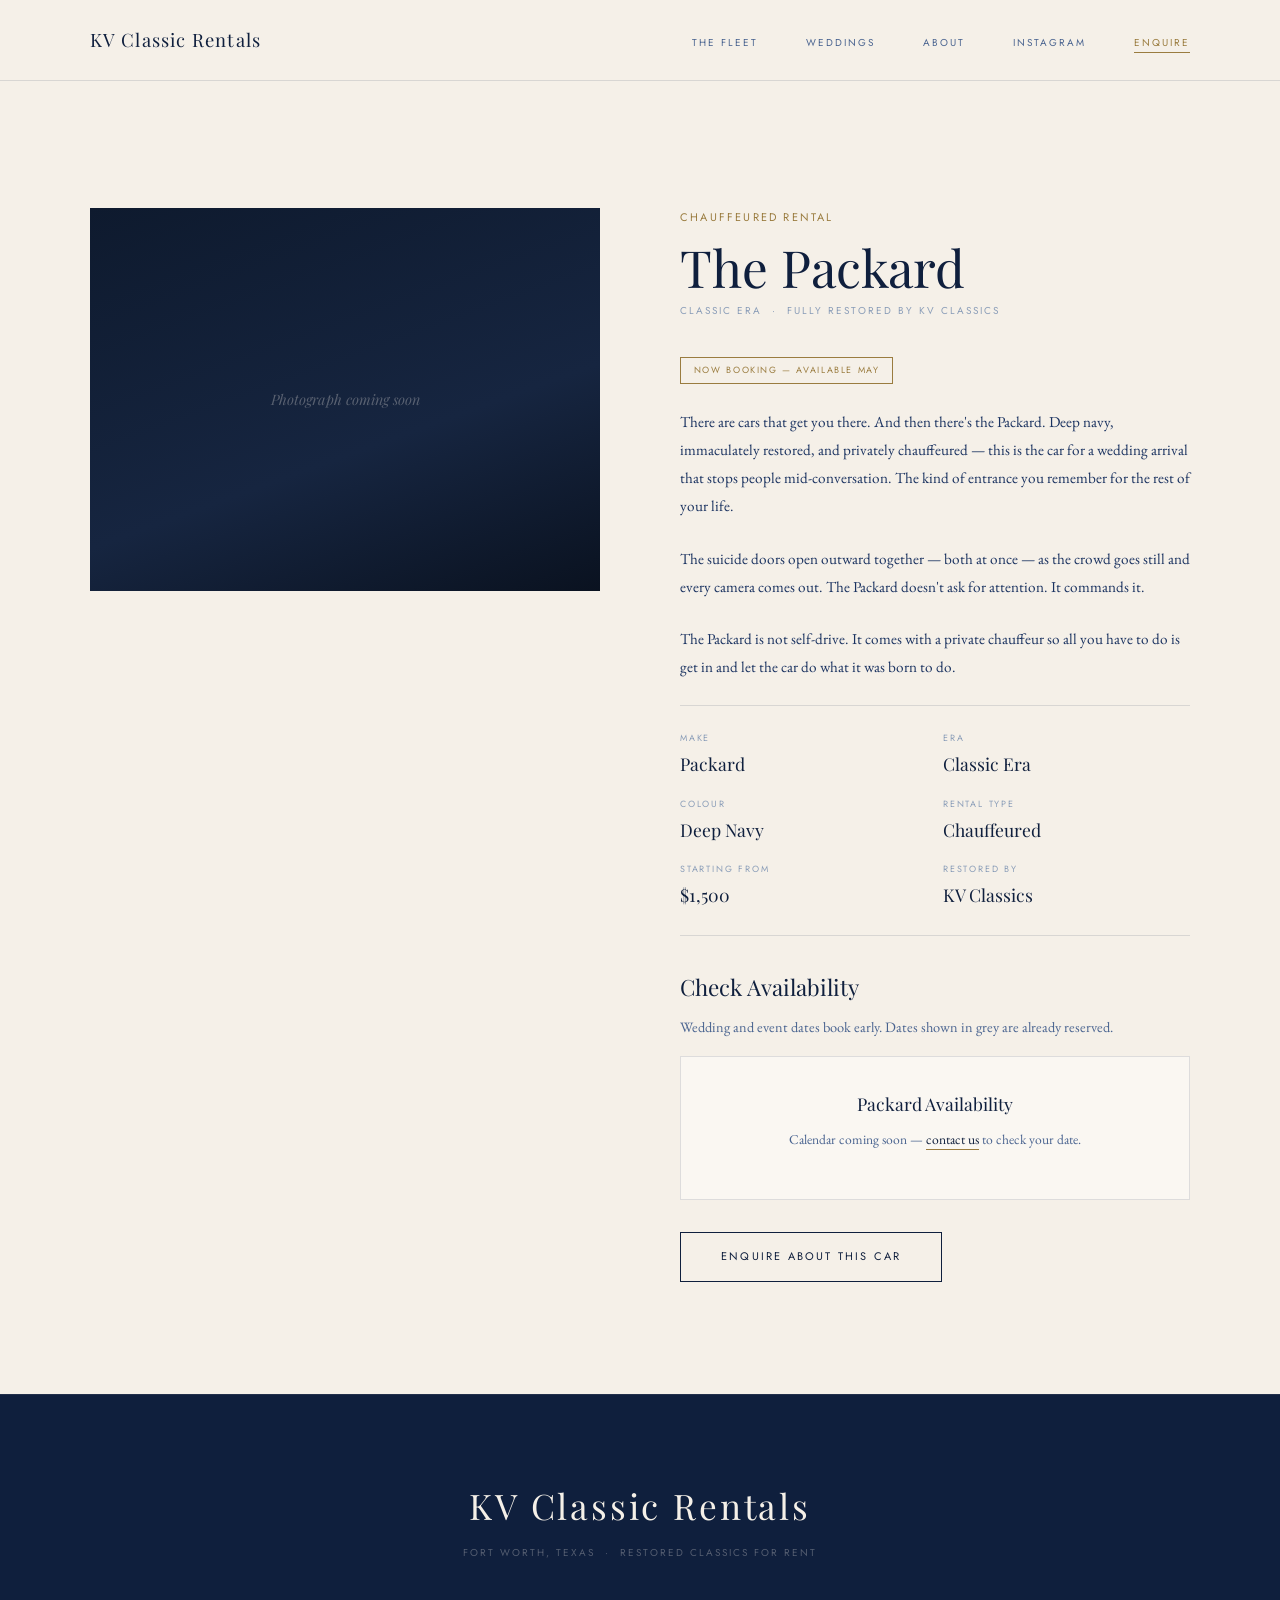
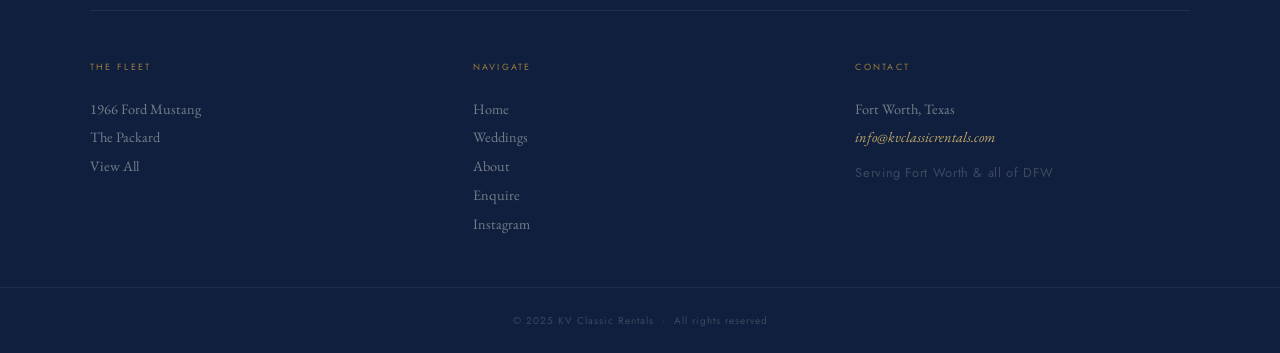
<file: packard.html>
<!DOCTYPE html>
<html lang="en">
<head>
  <meta charset="UTF-8" />
  <meta name="viewport" content="width=device-width, initial-scale=1.0" />
  <title>Classic Chauffeured Car Rental Fort Worth — The Packard — KV Classic Rentals</title>
  <meta name="description" content="Rent a chauffeured classic Packard in Fort Worth TX for your wedding or special occasion. Suicide doors, deep navy, privately chauffeured across DFW." />
  <link rel="preconnect" href="https://fonts.googleapis.com" />
  <link rel="preconnect" href="https://fonts.gstatic.com" crossorigin />
  <link href="https://fonts.googleapis.com/css2?family=Playfair+Display:ital,wght@0,400;0,500;0,700;1,400;1,500&family=EB+Garamond:ital,wght@0,400;0,500;1,400;1,500&family=Jost:wght@300;400&display=swap" rel="stylesheet" />
  <link rel="stylesheet" href="style.css" />
</head>
<body>

  <nav class="nav solid" id="main-nav">
    <div class="nav-inner">
      <a href="index.html" class="nav-logo">KV Classic Rentals</a>
      <ul class="nav-links" id="nav-links">
        <li><a href="fleet.html">The Fleet</a></li>
        <li><a href="weddings.html">Weddings</a></li>
        <li><a href="about.html">About</a></li>
        <li><a href="https://instagram.com/kvclassicrentals" target="_blank">Instagram</a></li>
        <li><a href="contact.html" class="nav-enquire">Enquire</a></li>
      </ul>
      <button class="nav-toggle" id="nav-toggle">&#9776;</button>
    </div>
  </nav>

  <section class="section" style="padding-top:9rem;">
    <div class="container">
      <div class="car-detail-grid">

        <div>
          <div class="car-detail-main-img">
            <!-- Replace with: <img src="images/packard-detail-1.jpg" alt="The Packard classic car" /> -->
            <div class="car-detail-placeholder hero-placeholder--car-navy">Photograph coming soon</div>
          </div>
        </div>

        <div>
          <span class="car-detail-eyebrow">Chauffeured Rental</span>
          <h1 class="car-detail-title">The Packard</h1>
          <p class="car-detail-sub">Classic Era &nbsp;·&nbsp; Fully Restored by KV Classics</p>
          <span class="car-card__avail" style="margin-bottom:1.5rem;">Now booking &mdash; available May</span>

          <p class="car-detail-body">There are cars that get you there. And then there's the Packard. Deep navy, immaculately restored, and privately chauffeured — this is the car for a wedding arrival that stops people mid-conversation. The kind of entrance you remember for the rest of your life.</p>

          <p class="car-detail-body">The suicide doors open outward together — both at once — as the crowd goes still and every camera comes out. The Packard doesn't ask for attention. It commands it.</p>

          <p class="car-detail-body">The Packard is not self-drive. It comes with a private chauffeur so all you have to do is get in and let the car do what it was born to do.</p>

          <div class="car-specs">
            <div>
              <p class="spec-label">Make</p>
              <p class="spec-value">Packard</p>
            </div>
            <div>
              <p class="spec-label">Era</p>
              <!-- UPDATE: replace with exact year once Victor confirms -->
              <p class="spec-value">Classic Era</p>
            </div>
            <div>
              <p class="spec-label">Colour</p>
              <p class="spec-value">Deep Navy</p>
            </div>
            <div>
              <p class="spec-label">Rental Type</p>
              <p class="spec-value">Chauffeured</p>
            </div>
            <div>
              <p class="spec-label">Starting From</p>
              <p class="spec-value">$1,500</p>
            </div>
            <div>
              <p class="spec-label">Restored By</p>
              <p class="spec-value">KV Classics</p>
            </div>
          </div>

          <div class="calendar-section" style="margin-bottom:2rem;">
            <h3>Check Availability</h3>
            <p>Wedding and event dates book early. Dates shown in grey are already reserved.</p>
            <div class="calendar-embed">
              <strong>Packard Availability</strong>
              <!-- PASTE YOUR GOOGLE CALENDAR EMBED CODE HERE -->
              <!-- Example:
              <iframe src="https://calendar.google.com/calendar/embed?src=YOUR_PACKARD_CALENDAR_ID&ctz=America%2FChicago"
                style="border:0" width="100%" height="400" frameborder="0" scrolling="no"></iframe>
              -->
              <p>Calendar coming soon — <a href="contact.html?car=packard" style="color:var(--ink);border-bottom:1px solid var(--gold);padding-bottom:1px;">contact us</a> to check your date.</p>
            </div>
          </div>

          <a href="contact.html?car=packard" class="btn btn--dark">Enquire About This Car</a>
        </div>

      </div>
    </div>
  </section>

  <footer class="footer">
    <div class="container">
      <div class="footer-masthead">
        <p class="footer-name">KV Classic Rentals</p>
        <p class="footer-place">Fort Worth, Texas &nbsp;·&nbsp; Restored Classics for Rent</p>
      </div>
      <div class="footer-cols">
        <div class="footer-col">
          <span class="footer-col-label">The Fleet</span>
          <a href="mustang.html">1966 Ford Mustang</a>
          <a href="packard.html">The Packard</a>
          <a href="fleet.html">View All</a>
        </div>
        <div class="footer-col">
          <span class="footer-col-label">Navigate</span>
          <a href="index.html">Home</a>
          <a href="weddings.html">Weddings</a>
          <a href="about.html">About</a>
          <a href="contact.html">Enquire</a>
          <a href="https://instagram.com/kvclassicrentals" target="_blank">Instagram</a>
        </div>
        <div class="footer-col">
          <span class="footer-col-label">Contact</span>
          <p>Fort Worth, Texas</p>
          <a href="mailto:info@kvclassicrentals.com" class="footer-email">info@kvclassicrentals.com</a>
          <p style="margin-top:0.5rem;font-size:0.8rem;font-family:var(--font-sans);letter-spacing:0.05em;color:rgba(245,240,232,0.2);">Serving Fort Worth &amp; all of DFW</p>
        </div>
      </div>
    </div>
    <div class="footer-bottom">
      <p>&copy; 2025 KV Classic Rentals &nbsp;·&nbsp; All rights reserved</p>
    </div>
  </footer>

  <script src="nav.js"></script>
</body>
</html>
</file>
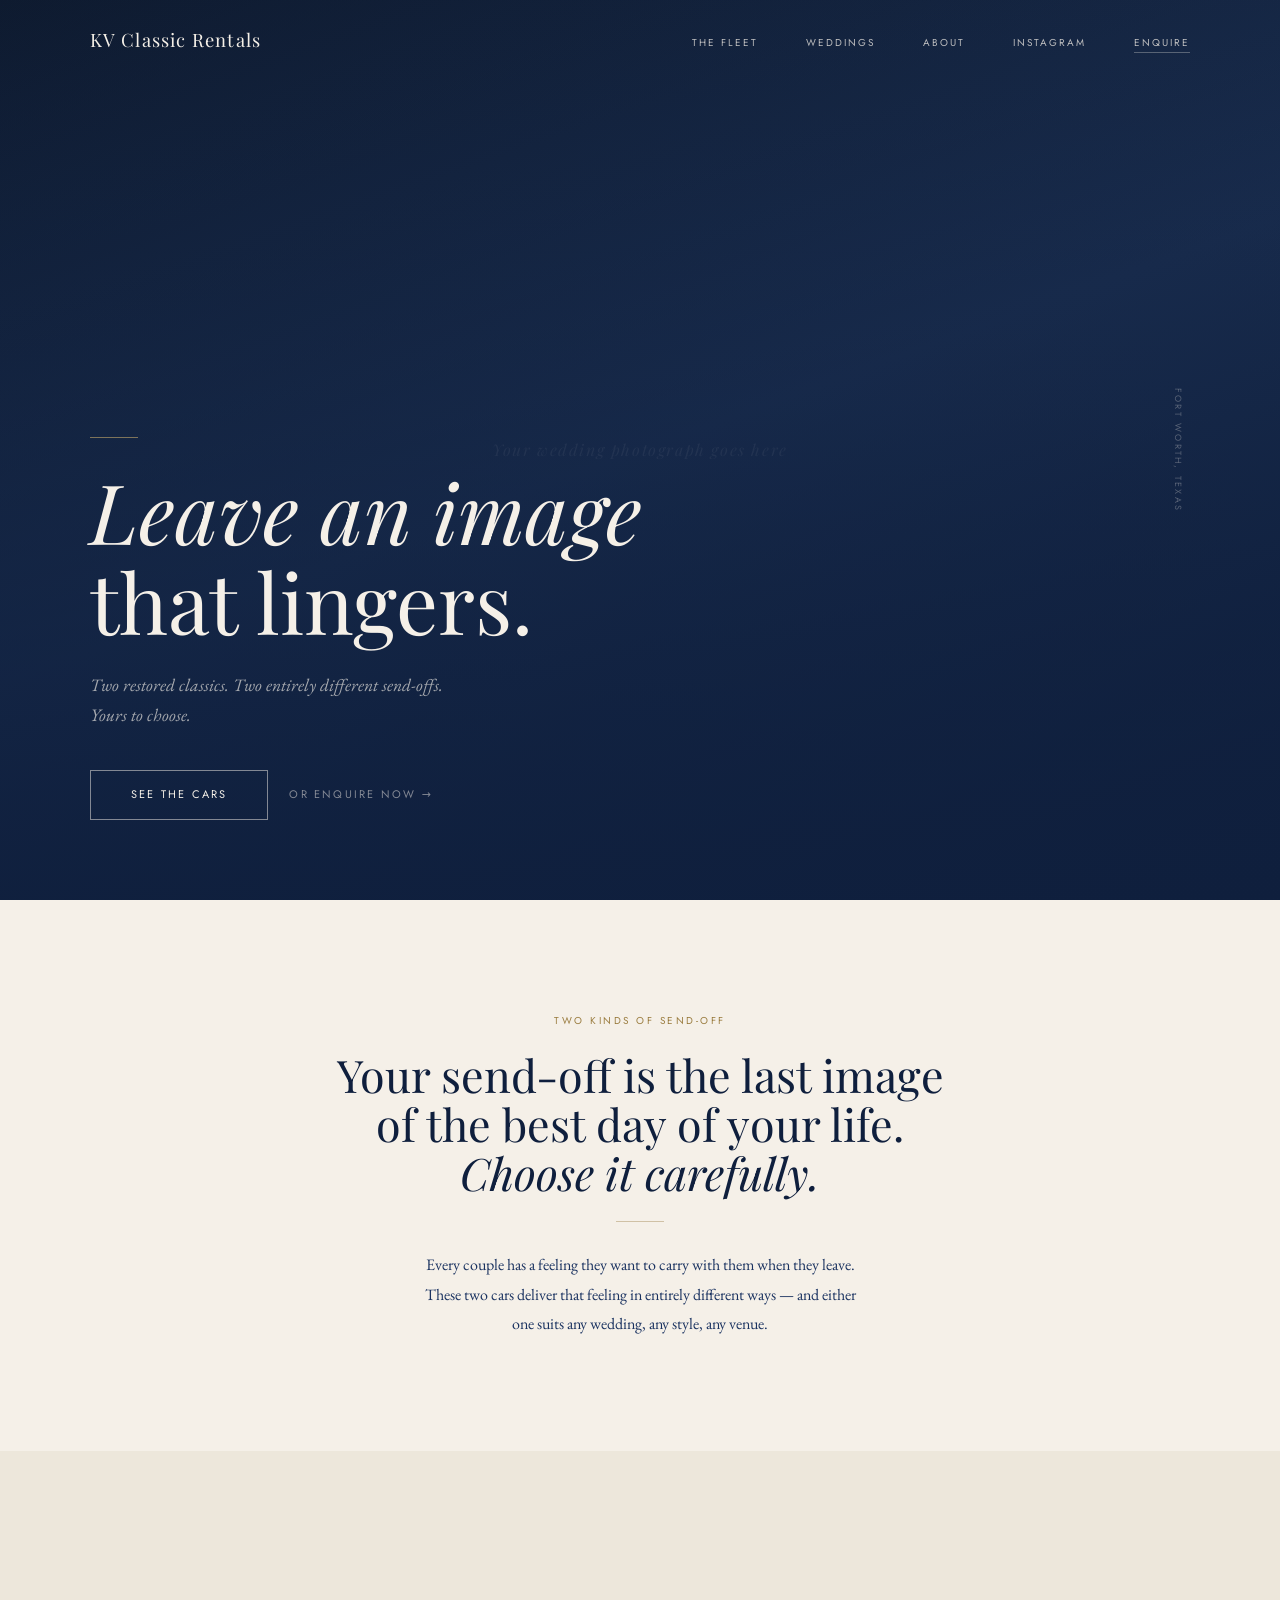
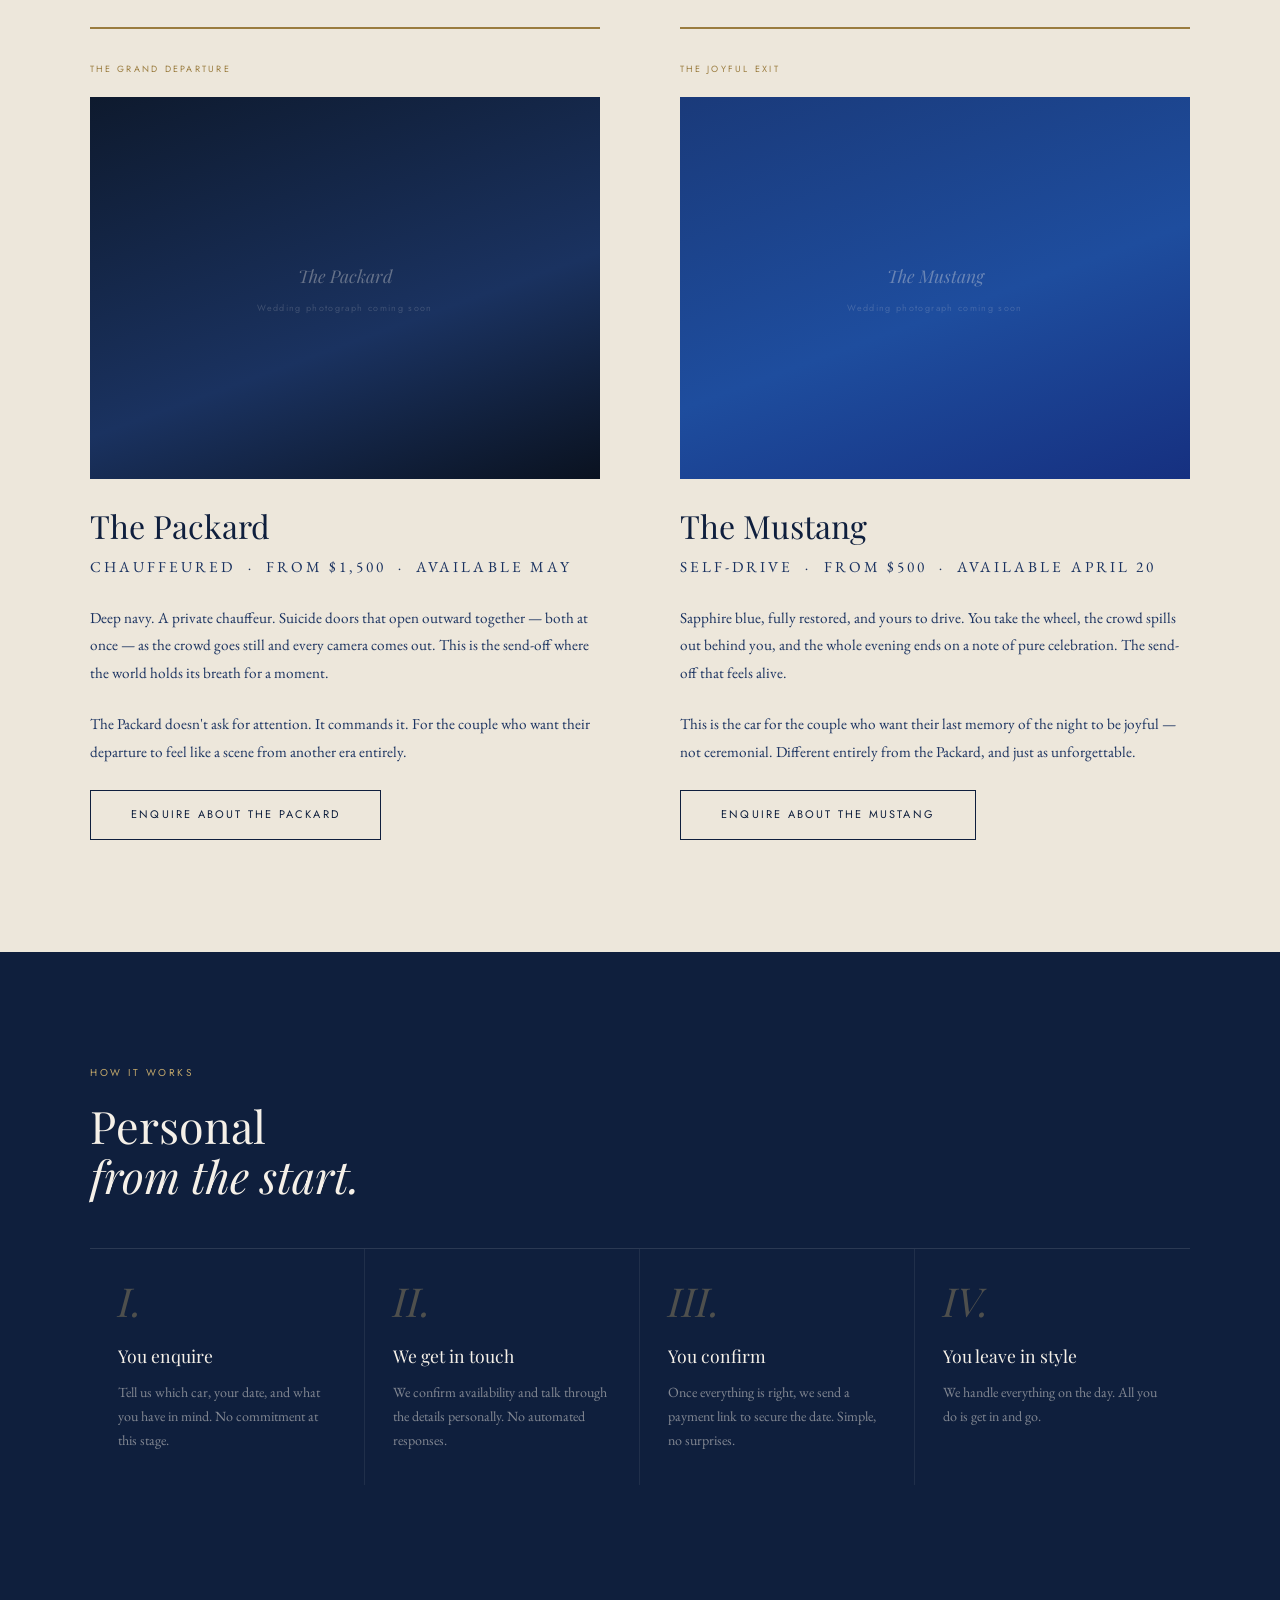
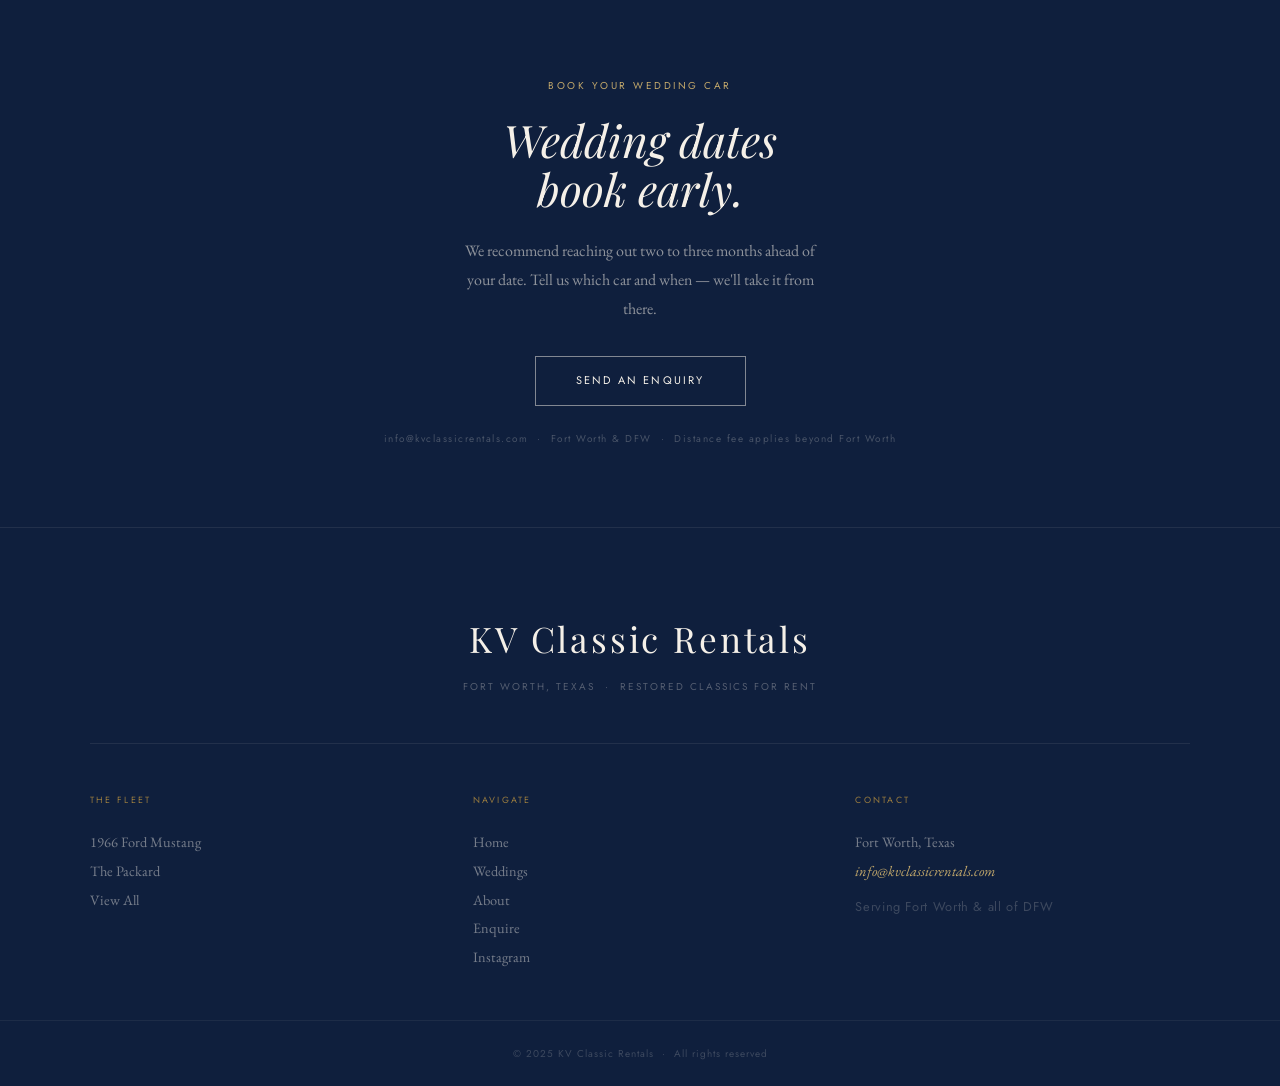
<file: weddings.html>
<!DOCTYPE html>
<html lang="en">
<head>
  <meta charset="UTF-8" />
  <meta name="viewport" content="width=device-width, initial-scale=1.0" />
  <title>Classic Wedding Car Rental Fort Worth — KV Classic Rentals</title>
  <meta name="description" content="Classic wedding car rental in Fort Worth and DFW. A chauffeured Packard or self-drive Mustang — two entirely different send-offs for your wedding day." />
  <link rel="preconnect" href="https://fonts.googleapis.com" />
  <link rel="preconnect" href="https://fonts.gstatic.com" crossorigin />
  <link href="https://fonts.googleapis.com/css2?family=Playfair+Display:ital,wght@0,400;0,500;0,700;1,400;1,500&family=EB+Garamond:ital,wght@0,400;0,500;1,400;1,500&family=Jost:wght@300;400&display=swap" rel="stylesheet" />
  <link rel="stylesheet" href="style.css" />
</head>
<body>

  <nav class="nav" id="main-nav">
    <div class="nav-inner">
      <a href="index.html" class="nav-logo">KV Classic Rentals</a>
      <ul class="nav-links" id="nav-links">
        <li><a href="fleet.html">The Fleet</a></li>
        <li><a href="weddings.html">Weddings</a></li>
        <li><a href="about.html">About</a></li>
        <li><a href="https://instagram.com/kvclassicrentals" target="_blank">Instagram</a></li>
        <li><a href="contact.html" class="nav-enquire">Enquire</a></li>
      </ul>
      <button class="nav-toggle" id="nav-toggle">&#9776;</button>
    </div>
  </nav>

  <!-- Hero -->
  <section class="hero">
    <div class="hero-bg">
      <div class="hero-vignette"></div>
      <!-- Replace with: <img class="hero-img" src="images/hero-weddings.jpg" alt="Wedding classic car Fort Worth" /> -->
      <div class="hero-placeholder hero-placeholder--weddings">Your wedding photograph goes here</div>
    </div>
    <div class="hero-location">Fort Worth, Texas</div>
    <div class="hero-content">
      <div class="hero-rule"></div>
      <h1 class="hero-headline"><em>Leave an image</em><br/>that lingers.</h1>
      <p class="hero-sub">Two restored classics. Two entirely different send-offs. Yours to choose.</p>
      <div class="hero-actions">
        <a href="#sendoffs" class="btn btn--cream">See the Cars</a>
        <a href="contact.html" class="btn btn--outline-cream" style="border-color:transparent;padding-left:0;color:rgba(245,240,232,0.5);font-size:11px;">or enquire now →</a>
      </div>
    </div>
  </section>

  <!-- Intro -->
  <section class="section">
    <div class="container container--narrow" style="text-align:center;">
      <span class="kicker">Two kinds of send-off</span>
      <h2 class="display display--md" style="margin-bottom:1.5rem;">Your send-off is the last image<br/>of the best day of your life.<br/><em>Choose it carefully.</em></h2>
      <div class="rule--short rule--gold" style="margin:0 auto 1.75rem;"></div>
      <p class="body-text" style="max-width:54ch;margin:0 auto;">Every couple has a feeling they want to carry with them when they leave. These two cars deliver that feeling in entirely different ways — and either one suits any wedding, any style, any venue.</p>
    </div>
  </section>

  <!-- Send-offs -->
  <section class="section section--tinted" id="sendoffs">
    <div class="container">
      <div class="sendoff-grid">

        <div class="sendoff">
          <span class="sendoff-label">The Grand Departure</span>
          <div class="sendoff-image">
            <!-- Replace with: <img src="images/packard-wedding.jpg" alt="The Packard wedding car" /> -->
            <div class="sendoff-placeholder sendoff-placeholder--packard">
              <span style="font-family:var(--font-display);font-style:italic;color:rgba(245,240,232,0.35);font-size:1.1rem;">The Packard</span>
              <span style="font-family:var(--font-sans);font-size:9px;letter-spacing:0.15em;color:rgba(245,240,232,0.18);">Wedding photograph coming soon</span>
            </div>
          </div>
          <h3>The Packard</h3>
          <p class="sendoff-price">Chauffeured &nbsp;·&nbsp; From $1,500 &nbsp;·&nbsp; Available May</p>
          <p>Deep navy. A private chauffeur. Suicide doors that open outward together — both at once — as the crowd goes still and every camera comes out. This is the send-off where the world holds its breath for a moment.</p>
          <p>The Packard doesn't ask for attention. It commands it. For the couple who want their departure to feel like a scene from another era entirely.</p>
          <a href="contact.html?car=packard" class="btn btn--dark">Enquire About the Packard</a>
        </div>

        <div class="sendoff">
          <span class="sendoff-label">The Joyful Exit</span>
          <div class="sendoff-image">
            <!-- Replace with: <img src="images/mustang-wedding.jpg" alt="1966 Mustang wedding car" /> -->
            <div class="sendoff-placeholder sendoff-placeholder--mustang">
              <span style="font-family:var(--font-display);font-style:italic;color:rgba(245,240,232,0.35);font-size:1.1rem;">The Mustang</span>
              <span style="font-family:var(--font-sans);font-size:9px;letter-spacing:0.15em;color:rgba(245,240,232,0.18);">Wedding photograph coming soon</span>
            </div>
          </div>
          <h3>The Mustang</h3>
          <p class="sendoff-price">Self-Drive &nbsp;·&nbsp; From $500 &nbsp;·&nbsp; Available April 20</p>
          <p>Sapphire blue, fully restored, and yours to drive. You take the wheel, the crowd spills out behind you, and the whole evening ends on a note of pure celebration. The send-off that feels alive.</p>
          <p>This is the car for the couple who want their last memory of the night to be joyful — not ceremonial. Different entirely from the Packard, and just as unforgettable.</p>
          <a href="contact.html?car=mustang" class="btn btn--dark">Enquire About the Mustang</a>
        </div>

      </div>
    </div>
  </section>

  <!-- How it works -->
  <section class="section section--ink">
    <div class="container">
      <span class="kicker kicker--light">How it works</span>
      <h2 class="display display--md" style="color:var(--cream);margin-bottom:0;">Personal<br/><em>from the start.</em></h2>
      <div class="process-steps">
        <div class="process-step">
          <div class="process-numeral">I.</div>
          <h3>You enquire</h3>
          <p>Tell us which car, your date, and what you have in mind. No commitment at this stage.</p>
        </div>
        <div class="process-step">
          <div class="process-numeral">II.</div>
          <h3>We get in touch</h3>
          <p>We confirm availability and talk through the details personally. No automated responses.</p>
        </div>
        <div class="process-step">
          <div class="process-numeral">III.</div>
          <h3>You confirm</h3>
          <p>Once everything is right, we send a payment link to secure the date. Simple, no surprises.</p>
        </div>
        <div class="process-step">
          <div class="process-numeral">IV.</div>
          <h3>You leave in style</h3>
          <p>We handle everything on the day. All you do is get in and go.</p>
        </div>
      </div>
    </div>
  </section>

  <!-- CTA -->
  <div class="cta-band">
    <div class="container container--narrow">
      <span class="kicker kicker--light">Book Your Wedding Car</span>
      <h2 class="display display--md" style="color:var(--cream);margin:1rem 0 1.5rem;font-style:italic;">Wedding dates<br/>book early.</h2>
      <p style="font-family:var(--font-body);font-size:1rem;color:rgba(245,240,232,0.55);max-width:44ch;margin:0 auto 2rem;line-height:1.8;">We recommend reaching out two to three months ahead of your date. Tell us which car and when — we'll take it from there.</p>
      <div style="display:flex;gap:1rem;justify-content:center;flex-wrap:wrap;">
        <a href="contact.html" class="btn btn--cream">Send an Enquiry</a>
      </div>
      <p class="cta-meta">info@kvclassicrentals.com &nbsp;·&nbsp; Fort Worth &amp; DFW &nbsp;·&nbsp; Distance fee applies beyond Fort Worth</p>
    </div>
  </div>

  <!-- Footer -->
  <footer class="footer">
    <div class="container">
      <div class="footer-masthead">
        <p class="footer-name">KV Classic Rentals</p>
        <p class="footer-place">Fort Worth, Texas &nbsp;·&nbsp; Restored Classics for Rent</p>
      </div>
      <div class="footer-cols">
        <div class="footer-col">
          <span class="footer-col-label">The Fleet</span>
          <a href="mustang.html">1966 Ford Mustang</a>
          <a href="packard.html">The Packard</a>
          <a href="fleet.html">View All</a>
        </div>
        <div class="footer-col">
          <span class="footer-col-label">Navigate</span>
          <a href="index.html">Home</a>
          <a href="weddings.html">Weddings</a>
          <a href="about.html">About</a>
          <a href="contact.html">Enquire</a>
          <a href="https://instagram.com/kvclassicrentals" target="_blank">Instagram</a>
        </div>
        <div class="footer-col">
          <span class="footer-col-label">Contact</span>
          <p>Fort Worth, Texas</p>
          <a href="mailto:info@kvclassicrentals.com" class="footer-email">info@kvclassicrentals.com</a>
          <p style="margin-top:0.5rem;font-size:0.8rem;font-family:var(--font-sans);letter-spacing:0.05em;color:rgba(245,240,232,0.2);">Serving Fort Worth &amp; all of DFW</p>
        </div>
      </div>
    </div>
    <div class="footer-bottom">
      <p>&copy; 2025 KV Classic Rentals &nbsp;·&nbsp; All rights reserved</p>
    </div>
  </footer>

  <script src="nav.js"></script>
</body>
</html>
</file>
<file: style.css>
*, *::before, *::after { box-sizing: border-box; margin: 0; padding: 0; }

:root {
  --ink:        #0f1f3d;
  --ink-mid:    #1a3260;
  --ink-light:  #4a6490;
  --ink-faint:  #8a9db8;
  --gold:       #9a7c3f;
  --gold-light: #c4a96b;
  --cream:      #f5f0e8;
  --cream-dark: #ede7db;
  --white:      #faf7f2;
  --rule:       rgba(15,31,61,0.12);
  --font-display: 'Playfair Display', Georgia, serif;
  --font-body:    'EB Garamond', Georgia, serif;
  --font-sans:    'Jost', system-ui, sans-serif;
  --max-width: 1180px;
  --transition: 0.3s ease;
}

html { scroll-behavior: smooth; }
body { font-family: var(--font-body); font-size: 18px; color: var(--ink); background: var(--cream); line-height: 1.75; -webkit-font-smoothing: antialiased; }
a { color: inherit; text-decoration: none; }
em { font-style: italic; }

.container { max-width: var(--max-width); margin: 0 auto; padding: 0 2.5rem; }
.container--narrow { max-width: 720px; }
.section { padding: 7rem 0; }
.section--tinted { background: var(--cream-dark); }
.section--ink { background: var(--ink); }

.kicker { font-family: var(--font-sans); font-size: 10px; font-weight: 400; letter-spacing: 0.25em; text-transform: uppercase; color: var(--gold); display: block; margin-bottom: 1.25rem; }
.kicker--light { color: var(--gold-light); }

.display { font-family: var(--font-display); font-weight: 400; line-height: 1.1; color: var(--ink); }
.display--xl  { font-size: clamp(3.5rem, 7vw, 6.5rem); }
.display--lg  { font-size: clamp(2.8rem, 5vw, 4.5rem); }
.display--md  { font-size: clamp(2rem, 3.5vw, 3rem); }
.display--sm  { font-size: clamp(1.5rem, 2.5vw, 2rem); }

.body-text { font-family: var(--font-body); font-size: 1rem; line-height: 1.85; color: var(--ink-mid); }
.pull-quote { font-family: var(--font-display); font-size: clamp(1.5rem, 2.2vw, 2rem); font-weight: 400; font-style: italic; color: var(--ink); line-height: 1.4; margin-bottom: 1.5rem; }

.rule { width: 100%; height: 1px; background: var(--rule); }
.rule--gold { background: var(--gold); opacity: 0.4; }
.rule--short { width: 48px; height: 1px; display: block; }

.btn { display: inline-block; font-family: var(--font-sans); font-size: 11px; font-weight: 400; letter-spacing: 0.2em; text-transform: uppercase; padding: 0.9rem 2.5rem; border: 1px solid currentColor; transition: all var(--transition); cursor: pointer; background: transparent; }
.btn--dark { color: var(--ink); border-color: var(--ink); }
.btn--dark:hover { background: var(--ink); color: var(--cream); }
.btn--cream { color: var(--cream); border-color: rgba(245,240,232,0.5); }
.btn--cream:hover { background: rgba(245,240,232,0.1); border-color: var(--cream); }
.btn--outline-cream { color: var(--cream); border-color: rgba(245,240,232,0.3); }
.btn--outline-cream:hover { border-color: var(--cream); }

/* Nav */
.nav { position: fixed; top: 0; left: 0; right: 0; z-index: 100; transition: background var(--transition), border-bottom var(--transition); }
.nav.scrolled, .nav.solid { background: var(--cream); border-bottom: 1px solid var(--rule); }
.nav-inner { max-width: var(--max-width); margin: 0 auto; padding: 1.5rem 2.5rem; display: flex; align-items: center; justify-content: space-between; }
.nav-logo { font-family: var(--font-display); font-size: 1.15rem; font-weight: 400; color: var(--cream); letter-spacing: 0.06em; transition: color var(--transition); }
.nav.scrolled .nav-logo, .nav.solid .nav-logo { color: var(--ink); }
.nav-links { list-style: none; display: flex; gap: 3rem; align-items: center; }
.nav-links a { font-family: var(--font-sans); font-size: 10px; font-weight: 400; letter-spacing: 0.2em; text-transform: uppercase; color: rgba(245,240,232,0.75); transition: color var(--transition); }
.nav.scrolled .nav-links a, .nav.solid .nav-links a { color: var(--ink-light); }
.nav-links a:hover, .nav.scrolled .nav-links a:hover, .nav.solid .nav-links a:hover { color: var(--ink); }
.nav-enquire { border-bottom: 1px solid rgba(245,240,232,0.3); padding-bottom: 2px; }
.nav.scrolled .nav-enquire, .nav.solid .nav-enquire { color: var(--gold) !important; border-color: var(--gold); }
.nav-toggle { display: none; background: none; border: none; color: var(--cream); font-size: 1.4rem; cursor: pointer; line-height: 1; }
.nav.scrolled .nav-toggle, .nav.solid .nav-toggle { color: var(--ink); }

/* Hero */
.hero { position: relative; height: 100vh; min-height: 640px; display: flex; flex-direction: column; justify-content: flex-end; overflow: hidden; }
.hero-bg { position: absolute; inset: 0; }
.hero-img { width: 100%; height: 100%; object-fit: cover; }
.hero-placeholder { width: 100%; height: 100%; display: flex; align-items: center; justify-content: center; color: rgba(245,240,232,0.1); font-family: var(--font-display); font-style: italic; font-size: 1rem; letter-spacing: 0.1em; }
.hero-placeholder--home { background: linear-gradient(160deg, #1a3a7a 0%, #0f1f3d 55%, #0a1525 100%); }
.hero-placeholder--weddings { background: linear-gradient(160deg, #0e1a2e 0%, #1a2e50 50%, #0f1f3d 100%); }
.hero-placeholder--car-blue { background: linear-gradient(160deg, #1a3a7a 0%, #1e4d9e 50%, #163080 100%); }
.hero-placeholder--car-navy { background: linear-gradient(160deg, #0e1a2e 0%, #162540 60%, #0a1220 100%); }
.hero-vignette { position: absolute; inset: 0; background: linear-gradient(to top, rgba(15,31,61,0.92) 0%, rgba(15,31,61,0.35) 55%, rgba(15,31,61,0.1) 100%); z-index: 1; }
.hero-content { position: relative; z-index: 2; padding: 0 2.5rem 5rem; max-width: var(--max-width); margin: 0 auto; width: 100%; }
.hero-rule { width: 48px; height: 1px; background: var(--gold-light); opacity: 0.6; margin-bottom: 1.75rem; }
.hero-headline { font-family: var(--font-display); font-weight: 400; color: var(--cream); line-height: 1.08; margin-bottom: 1.5rem; max-width: 18ch; font-size: clamp(3rem, 6.5vw, 5.8rem); }
.hero-sub { font-family: var(--font-body); font-size: 1.1rem; font-style: italic; color: rgba(245,240,232,0.65); max-width: 46ch; margin-bottom: 2.5rem; line-height: 1.7; }
.hero-actions { display: flex; gap: 1.25rem; flex-wrap: wrap; align-items: center; }
.hero-location { position: absolute; top: 50%; right: 2.5rem; transform: translateY(-50%) rotate(90deg); z-index: 2; font-family: var(--font-sans); font-size: 9px; letter-spacing: 0.25em; text-transform: uppercase; color: rgba(245,240,232,0.3); }

/* Page hero (interior pages without full-height hero) */
.page-hero { background: var(--ink); padding: 9rem 0 4rem; }
.page-hero .kicker { margin-bottom: 0.75rem; }
.page-hero h1 { font-family: var(--font-display); font-size: clamp(2.5rem, 5vw, 4rem); font-weight: 400; color: var(--cream); line-height: 1.1; margin-bottom: 1rem; }
.page-hero p { font-family: var(--font-body); font-size: 1rem; font-style: italic; color: rgba(245,240,232,0.6); max-width: 52ch; line-height: 1.7; }

/* Intro split */
.intro-inner { display: grid; grid-template-columns: 1fr 2px 1.4fr; gap: 5rem; align-items: start; }
.intro-divider { background: var(--rule); min-height: 180px; }

/* Occasions grid */
.occasions-grid { display: grid; grid-template-columns: repeat(3, 1fr); gap: 0; border-top: 1px solid var(--rule); border-left: 1px solid var(--rule); margin-top: 3rem; }
.occasion { padding: 2rem 1.75rem; border-right: 1px solid var(--rule); border-bottom: 1px solid var(--rule); }
.occasion-mark { font-family: var(--font-display); font-size: 2rem; font-weight: 400; font-style: italic; color: var(--gold-light); opacity: 0.5; line-height: 1; margin-bottom: 1rem; }
.occasion h3 { font-family: var(--font-display); font-size: 1.1rem; font-weight: 400; color: var(--ink); margin-bottom: 0.5rem; }
.occasion p { font-family: var(--font-body); font-size: 0.88rem; color: var(--ink-light); line-height: 1.7; }

/* Car cards */
.cars-header { display: flex; align-items: flex-end; justify-content: space-between; margin-bottom: 3rem; padding-bottom: 1.5rem; border-bottom: 1px solid var(--rule); }
.cars-grid { display: grid; grid-template-columns: repeat(3, 1fr); gap: 3rem; }
.car-card { display: block; }
.car-card:hover .car-card__link { color: var(--gold); }
.car-card__image { aspect-ratio: 3/2; overflow: hidden; margin-bottom: 1.75rem; position: relative; }
.car-card__image img { width: 100%; height: 100%; object-fit: cover; }
.car-card__photo { width: 100%; height: 100%; display: flex; flex-direction: column; align-items: center; justify-content: center; gap: 0.5rem; }
.car-card__photo--blue { background: linear-gradient(160deg, #1a3a7a 0%, #1e4d9e 50%, #163080 100%); }
.car-card__photo--navy { background: linear-gradient(160deg, #0e1a2e 0%, #162540 60%, #0a1220 100%); }
.car-card__photo--green { background: linear-gradient(160deg, #1a3a1a 0%, #2a5a2a 50%, #143014 100%); }
.car-card__photo span { font-family: var(--font-display); font-style: italic; color: rgba(245,240,232,0.35); font-size: 1.1rem; letter-spacing: 0.05em; }
.car-card__photo .sub { font-family: var(--font-sans); font-size: 9px; letter-spacing: 0.15em; color: rgba(245,240,232,0.2); }
.car-card__tag { position: absolute; bottom: 1.25rem; left: 1.25rem; font-family: var(--font-sans); font-size: 9px; font-weight: 400; letter-spacing: 0.2em; text-transform: uppercase; padding: 0.4rem 0.9rem; background: var(--cream); color: var(--ink); }
.car-card__tag--chauffeur { background: var(--ink); color: var(--cream); }
.car-card__avail { display: inline-block; font-family: var(--font-sans); font-size: 9px; font-weight: 400; letter-spacing: 0.18em; text-transform: uppercase; color: var(--gold); border: 1px solid var(--gold); padding: 0.3rem 0.8rem; margin-bottom: 0.75rem; }
.car-card__avail--soon { color: var(--ink-light); border-color: var(--ink-faint); }
.car-card--teaser { opacity: 0.8; }
.car-card__meta { font-family: var(--font-sans); font-size: 10px; font-weight: 400; letter-spacing: 0.2em; text-transform: uppercase; color: var(--ink-faint); margin-bottom: 0.6rem; }
.car-card__name { font-family: var(--font-display); font-size: 2rem; font-weight: 400; color: var(--ink); margin-bottom: 1rem; line-height: 1.2; }
.car-card__desc { font-family: var(--font-body); font-size: 0.95rem; color: var(--ink-light); line-height: 1.75; margin-bottom: 1.5rem; }
.car-card__link { font-family: var(--font-sans); font-size: 10px; font-weight: 400; letter-spacing: 0.2em; text-transform: uppercase; color: var(--ink); border-bottom: 1px solid var(--gold); padding-bottom: 2px; transition: color var(--transition); }

/* Car detail page */
.car-detail-grid { display: grid; grid-template-columns: 1fr 1fr; gap: 5rem; align-items: start; margin-top: 4rem; }
.car-detail-main-img { aspect-ratio: 4/3; overflow: hidden; margin-bottom: 1rem; }
.car-detail-main-img img { width: 100%; height: 100%; object-fit: cover; }
.car-detail-placeholder { width: 100%; height: 100%; display: flex; align-items: center; justify-content: center; color: rgba(245,240,232,0.3); font-family: var(--font-display); font-style: italic; font-size: 0.9rem; }
.car-detail-eyebrow { font-family: var(--font-sans); font-size: 11px; font-weight: 400; letter-spacing: 0.2em; text-transform: uppercase; color: var(--gold); margin-bottom: 0.75rem; display: block; }
.car-detail-title { font-family: var(--font-display); font-size: clamp(2.5rem, 4vw, 3.5rem); font-weight: 400; color: var(--ink); margin-bottom: 0.4rem; line-height: 1.1; }
.car-detail-sub { font-family: var(--font-sans); font-size: 10px; letter-spacing: 0.2em; text-transform: uppercase; color: var(--ink-faint); margin-bottom: 2rem; }
.car-detail-body { font-family: var(--font-body); font-size: 0.95rem; color: var(--ink-mid); line-height: 1.85; margin-bottom: 1.5rem; }
.car-specs { border-top: 1px solid var(--rule); border-bottom: 1px solid var(--rule); padding: 1.5rem 0; margin-bottom: 2rem; display: grid; grid-template-columns: 1fr 1fr; gap: 1rem; }
.spec-label { font-family: var(--font-sans); font-size: 9px; letter-spacing: 0.2em; text-transform: uppercase; color: var(--ink-faint); margin-bottom: 0.2rem; }
.spec-value { font-family: var(--font-display); font-size: 1.1rem; color: var(--ink); }
.calendar-section h3 { font-family: var(--font-display); font-size: 1.4rem; font-weight: 400; color: var(--ink); margin-bottom: 0.5rem; }
.calendar-section p { font-family: var(--font-body); font-size: 0.9rem; color: var(--ink-light); margin-bottom: 1rem; line-height: 1.7; }
.calendar-embed { border: 1px solid var(--rule); background: var(--white); padding: 2rem; text-align: center; }
.calendar-embed strong { font-family: var(--font-display); font-size: 1.1rem; font-weight: 400; color: var(--ink); display: block; margin-bottom: 0.5rem; }
.calendar-embed p { font-family: var(--font-body); font-size: 0.85rem; color: var(--ink-light); }

/* Send-offs (weddings page) */
.sendoff-grid { display: grid; grid-template-columns: 1fr 1fr; gap: 5rem; margin-top: 4rem; }
.sendoff { border-top: 2px solid var(--gold); padding-top: 2rem; }
.sendoff-label { font-family: var(--font-sans); font-size: 9px; font-weight: 400; letter-spacing: 0.25em; text-transform: uppercase; color: var(--gold); margin-bottom: 1.25rem; display: block; }
.sendoff-image { aspect-ratio: 4/3; margin-bottom: 1.75rem; overflow: hidden; }
.sendoff-image img { width: 100%; height: 100%; object-fit: cover; }
.sendoff-placeholder { width: 100%; height: 100%; display: flex; flex-direction: column; align-items: center; justify-content: center; gap: 0.5rem; }
.sendoff-placeholder--packard { background: linear-gradient(160deg, #0e1a2e 0%, #1a3260 60%, #0a1220 100%); }
.sendoff-placeholder--mustang { background: linear-gradient(160deg, #1a3a7a 0%, #1e4d9e 55%, #163080 100%); }
.sendoff h3 { font-family: var(--font-display); font-size: clamp(1.6rem, 2.5vw, 2.2rem); font-weight: 400; color: var(--ink); margin-bottom: 0.5rem; line-height: 1.2; }
.sendoff-price { font-family: var(--font-sans); font-size: 10px; letter-spacing: 0.2em; text-transform: uppercase; color: var(--ink-faint); margin-bottom: 1.25rem; }
.sendoff p { font-family: var(--font-body); font-size: 0.95rem; color: var(--ink-mid); line-height: 1.8; margin-bottom: 1.5rem; }

/* Process steps */
.process-steps { display: grid; grid-template-columns: repeat(4, 1fr); gap: 0; border-top: 1px solid rgba(245,240,232,0.12); margin-top: 3rem; }
.process-step { padding: 2rem 1.75rem; border-right: 1px solid rgba(245,240,232,0.08); }
.process-step:last-child { border-right: none; }
.process-numeral { font-family: var(--font-display); font-size: 2.5rem; font-weight: 400; font-style: italic; color: var(--gold-light); opacity: 0.35; line-height: 1; margin-bottom: 1.25rem; }
.process-step h3 { font-family: var(--font-display); font-size: 1.1rem; font-weight: 400; color: var(--cream); margin-bottom: 0.6rem; }
.process-step p { font-family: var(--font-body); font-size: 0.88rem; color: rgba(245,240,232,0.5); line-height: 1.7; }

/* CTA band */
.cta-band { background: var(--ink); padding: 5rem 0; text-align: center; }
.cta-meta { font-family: var(--font-sans); font-size: 10px; letter-spacing: 0.15em; color: rgba(245,240,232,0.25); margin-top: 1.5rem; }

/* Footer */
.footer { background: var(--ink); border-top: 1px solid rgba(245,240,232,0.08); padding: 5rem 0 0; }
.footer-masthead { text-align: center; padding-bottom: 3rem; border-bottom: 1px solid rgba(245,240,232,0.08); margin-bottom: 3rem; }
.footer-name { font-family: var(--font-display); font-size: 2.2rem; font-weight: 400; color: var(--cream); letter-spacing: 0.08em; margin-bottom: 0.5rem; }
.footer-place { font-family: var(--font-sans); font-size: 10px; letter-spacing: 0.2em; text-transform: uppercase; color: rgba(245,240,232,0.3); }
.footer-cols { display: grid; grid-template-columns: 1fr 1fr 1fr; gap: 3rem; padding-bottom: 3rem; }
.footer-col-label { font-family: var(--font-sans); font-size: 9px; letter-spacing: 0.25em; text-transform: uppercase; color: var(--gold); margin-bottom: 1.25rem; display: block; }
.footer-col a, .footer-col p { font-family: var(--font-body); font-size: 0.9rem; color: rgba(245,240,232,0.45); display: block; line-height: 2; transition: color var(--transition); }
.footer-col a:hover { color: rgba(245,240,232,0.85); }
.footer-col a.footer-email { color: var(--gold-light); font-style: italic; }
.footer-bottom { border-top: 1px solid rgba(245,240,232,0.06); padding: 1.5rem 2.5rem; text-align: center; }
.footer-bottom p { font-family: var(--font-sans); font-size: 10px; letter-spacing: 0.1em; color: rgba(245,240,232,0.2); }

/* Contact form */
.contact-grid { display: grid; grid-template-columns: 1fr 1.6fr; gap: 6rem; align-items: start; margin-top: 4rem; }
.contact-info h2 { font-family: var(--font-display); font-size: 2.2rem; font-weight: 400; color: var(--ink); margin-bottom: 1rem; line-height: 1.2; }
.contact-info p { font-family: var(--font-body); font-size: 0.95rem; color: var(--ink-mid); line-height: 1.8; margin-bottom: 1.5rem; }
.contact-detail { margin-bottom: 1.25rem; }
.contact-detail-label { font-family: var(--font-sans); font-size: 9px; letter-spacing: 0.2em; text-transform: uppercase; color: var(--gold); margin-bottom: 0.25rem; display: block; }
.contact-detail-value { font-family: var(--font-body); font-size: 0.95rem; color: var(--ink-mid); }
.contact-detail-value a { border-bottom: 1px solid var(--gold); padding-bottom: 1px; }
.contact-note { background: var(--cream-dark); border-left: 3px solid var(--gold); padding: 1.25rem 1.5rem; margin-top: 2rem; }
.contact-note p { font-family: var(--font-display); font-size: 1rem; font-weight: 400; color: var(--ink); margin-bottom: 0.4rem; }
.contact-note span { font-family: var(--font-body); font-size: 0.88rem; color: var(--ink-light); line-height: 1.7; }
.form-group { margin-bottom: 1.5rem; }
.form-group label { display: block; font-family: var(--font-sans); font-size: 10px; font-weight: 400; letter-spacing: 0.15em; text-transform: uppercase; color: var(--ink-light); margin-bottom: 0.5rem; }
.form-group input, .form-group select, .form-group textarea { width: 100%; padding: 0.85rem 1rem; border: 1px solid var(--rule); background: var(--white); font-family: var(--font-body); font-size: 1rem; color: var(--ink); outline: none; transition: border-color var(--transition); -webkit-appearance: none; }
.form-group input:focus, .form-group select:focus, .form-group textarea:focus { border-color: var(--ink); }
.form-group textarea { resize: vertical; min-height: 120px; }
.form-row { display: grid; grid-template-columns: 1fr 1fr; gap: 1rem; }

/* About page */
.about-grid { display: grid; grid-template-columns: 1fr 1fr; gap: 6rem; align-items: start; }
.about-img { aspect-ratio: 3/4; overflow: hidden; }
.about-img img { width: 100%; height: 100%; object-fit: cover; }
.about-placeholder { width: 100%; height: 100%; background: linear-gradient(160deg, #1a3a7a 0%, #0f1f3d 100%); display: flex; align-items: center; justify-content: center; color: rgba(245,240,232,0.2); font-family: var(--font-display); font-style: italic; font-size: 0.9rem; }
.about-text h2 { font-family: var(--font-display); font-size: clamp(2rem, 3.5vw, 2.8rem); font-weight: 400; color: var(--ink); margin-bottom: 1.5rem; line-height: 1.2; }
.about-text p { font-family: var(--font-body); font-size: 0.95rem; color: var(--ink-mid); line-height: 1.85; margin-bottom: 1.25rem; }
.process-light { display: flex; flex-direction: column; gap: 2.5rem; margin-top: 3rem; }
.process-light-step { display: grid; grid-template-columns: 3rem 1fr; gap: 1.5rem; align-items: start; }
.process-light-num { font-family: var(--font-display); font-size: 2.5rem; font-weight: 400; font-style: italic; color: var(--gold); opacity: 0.6; line-height: 1; }
.process-light-step h3 { font-family: var(--font-display); font-size: 1.2rem; font-weight: 400; color: var(--ink); margin-bottom: 0.5rem; }
.process-light-step p { font-family: var(--font-body); font-size: 0.9rem; color: var(--ink-light); line-height: 1.7; }

/* Responsive */
@media (max-width: 1000px) {
  .intro-inner { grid-template-columns: 1fr; gap: 2rem; }
  .intro-divider { display: none; }
  .occasions-grid { grid-template-columns: 1fr 1fr; }
  .process-steps { grid-template-columns: 1fr 1fr; }
  .car-detail-grid { grid-template-columns: 1fr; gap: 3rem; }
  .about-grid { grid-template-columns: 1fr; gap: 3rem; }
  .contact-grid { grid-template-columns: 1fr; gap: 3rem; }
}
@media (max-width: 900px) {
  .cars-grid { grid-template-columns: 1fr 1fr; gap: 2rem; }
  .footer-cols { grid-template-columns: 1fr 1fr; gap: 2rem; }
}
@media (max-width: 750px) {
  .nav-links { display: none; }
  .nav-links.open { display: flex; flex-direction: column; position: fixed; inset: 0; background: var(--ink); justify-content: center; align-items: center; gap: 2rem; z-index: 200; }
  .nav-links.open a { font-size: 1.1rem; color: var(--cream); }
  .nav-toggle { display: block; z-index: 300; }
  .hero-location { display: none; }
  .cars-header { flex-direction: column; align-items: flex-start; gap: 1rem; }
  .occasions-grid { grid-template-columns: 1fr; }
  .section { padding: 4.5rem 0; }
  .form-row { grid-template-columns: 1fr; }
}
@media (max-width: 600px) {
  .cars-grid { grid-template-columns: 1fr; }
  .sendoff-grid { grid-template-columns: 1fr; gap: 3rem; }
  .footer-cols { grid-template-columns: 1fr; }
}

/* Enquiry form submission status */
.form-status {
  margin-top: 1rem;
  font-family: var(--font-sans);
  font-size: 0.85rem;
  letter-spacing: 0.02em;
  line-height: 1.6;
}
.form-status--success {
  color: #2f6b3a;
}
.form-status--error {
  color: #a13f3f;
}
</file>
